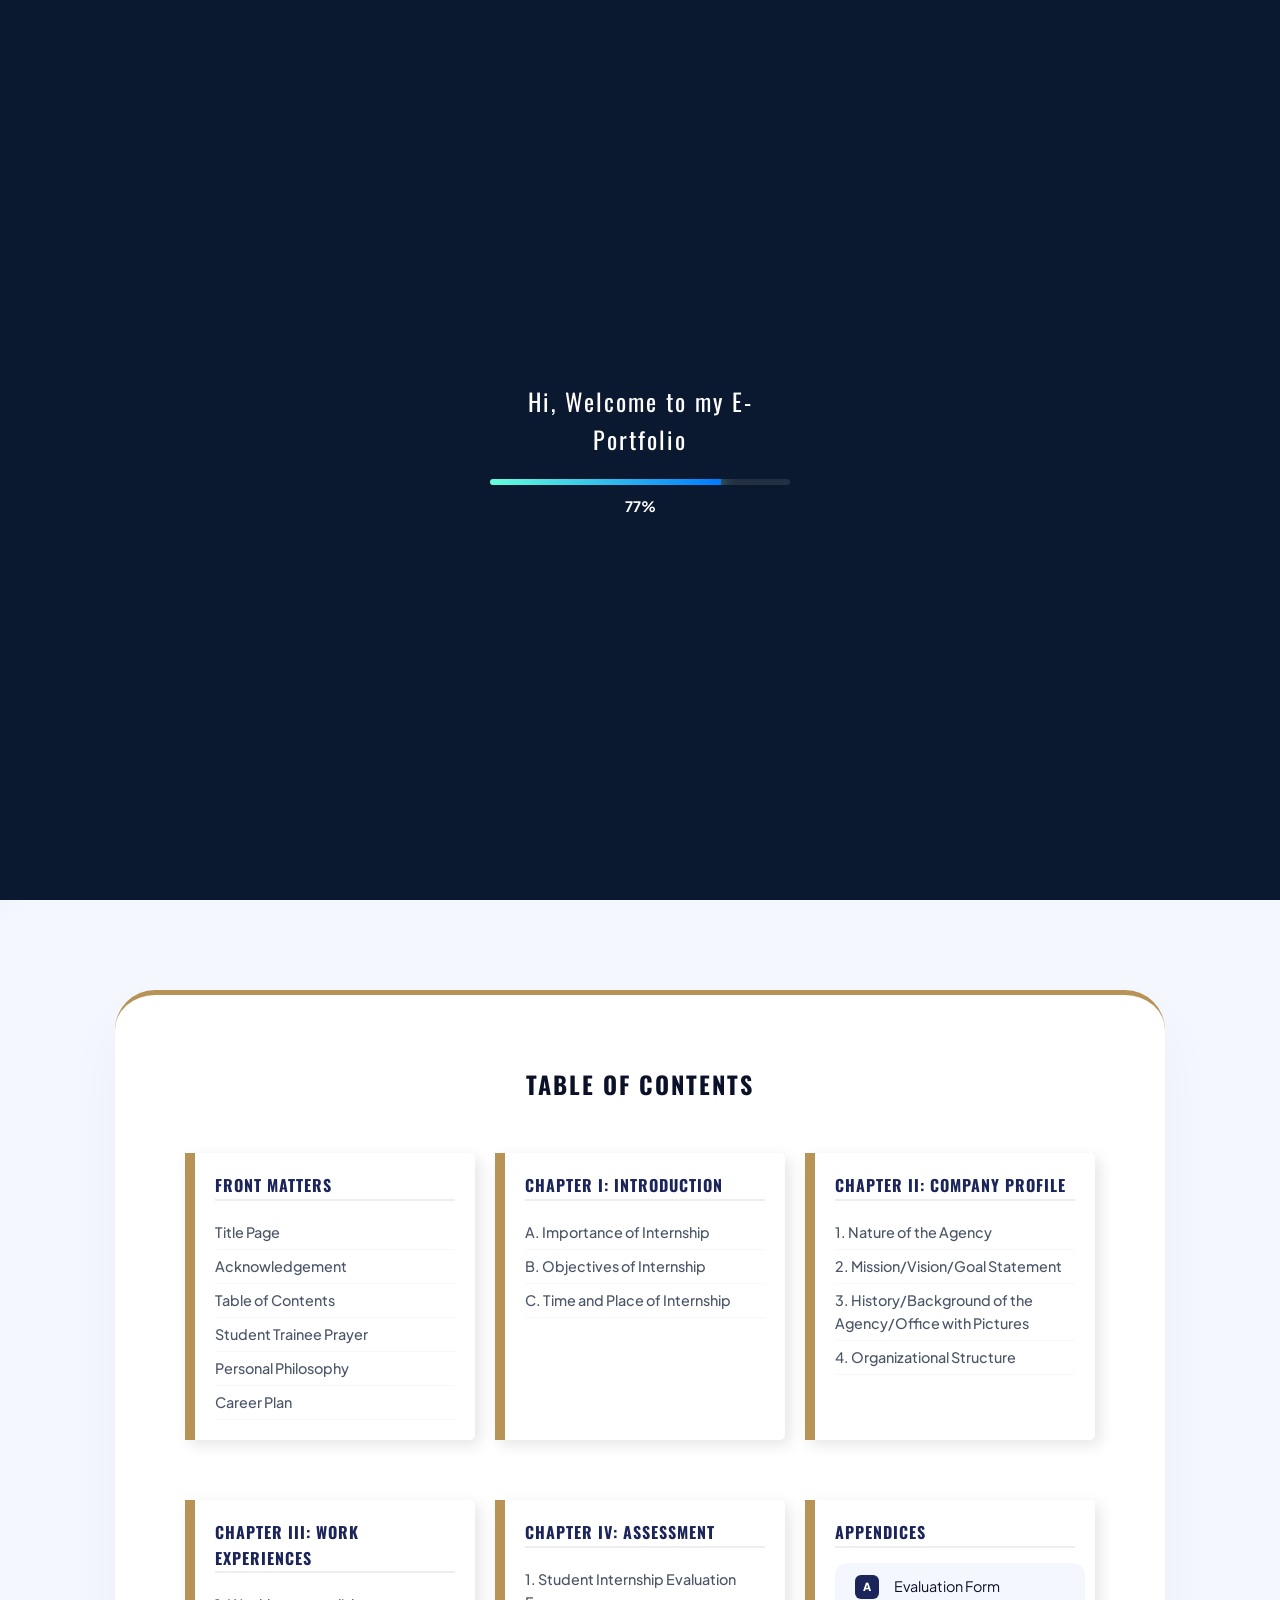
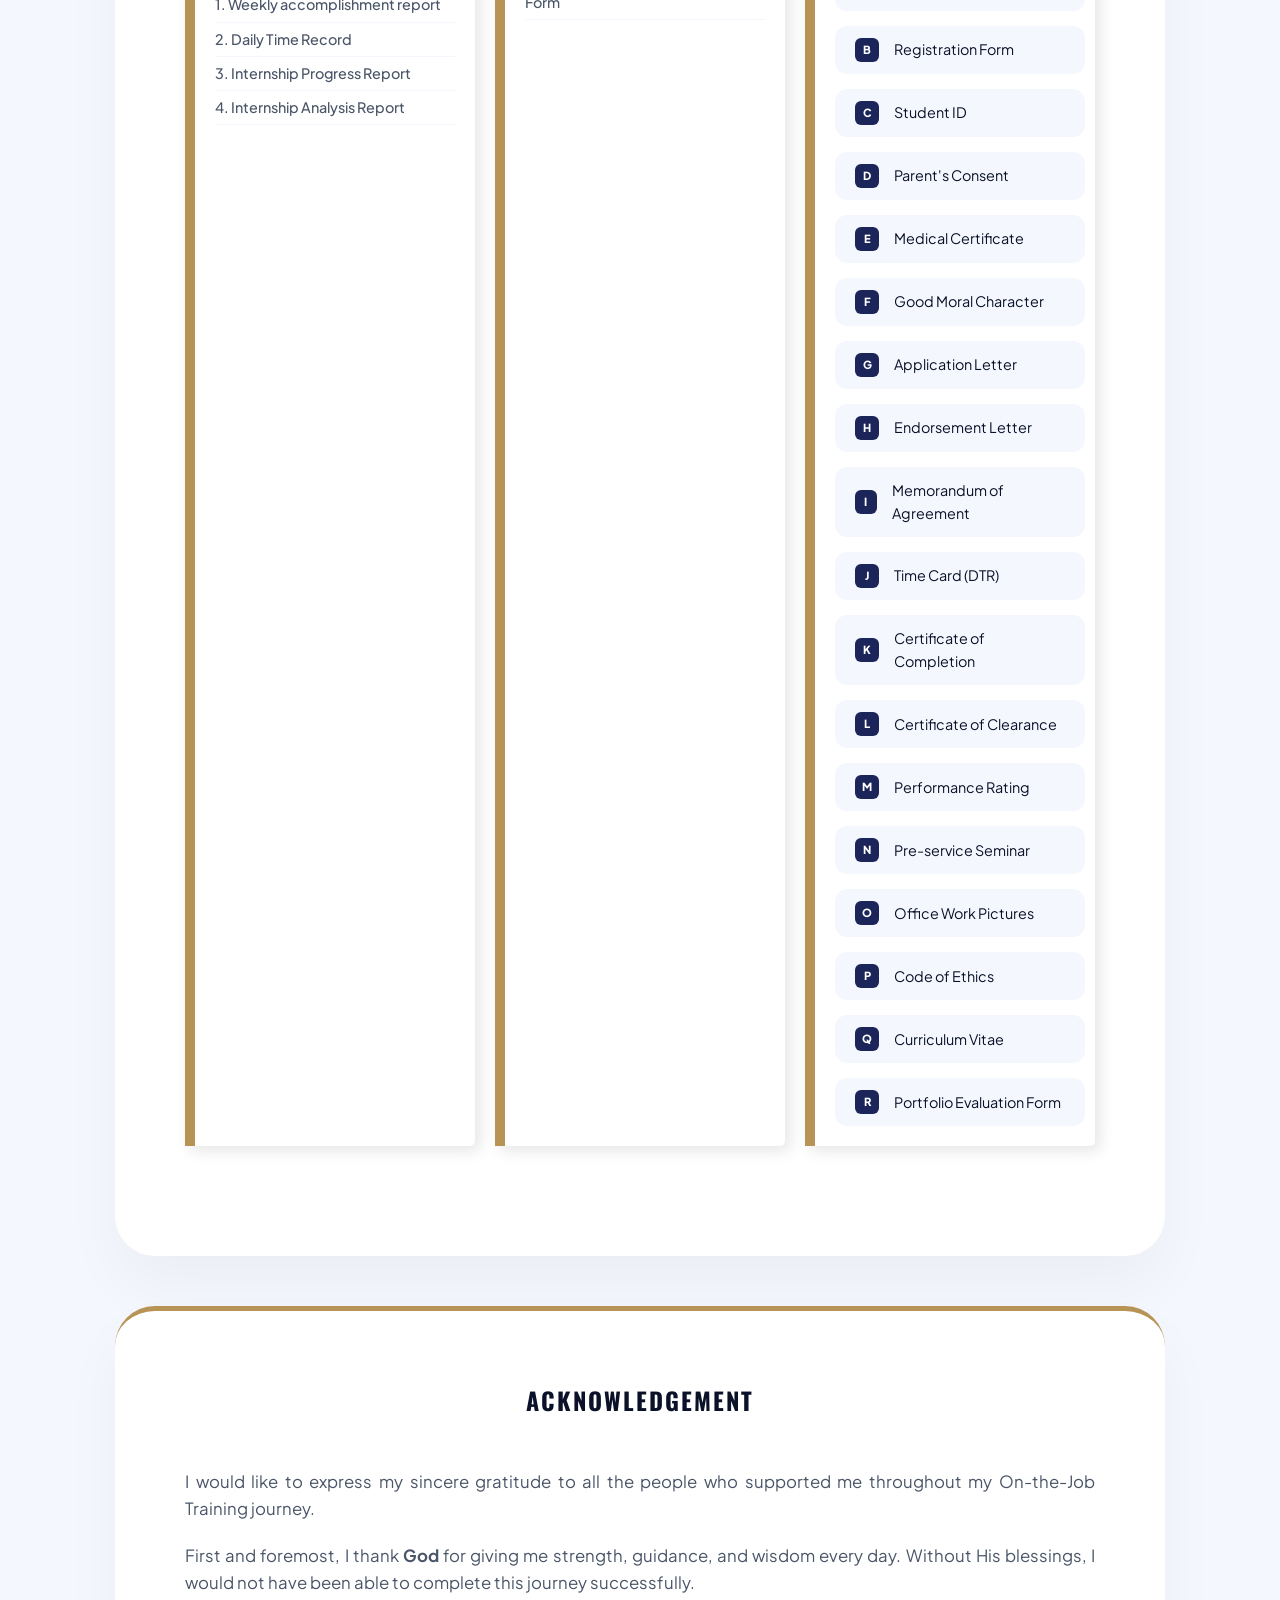
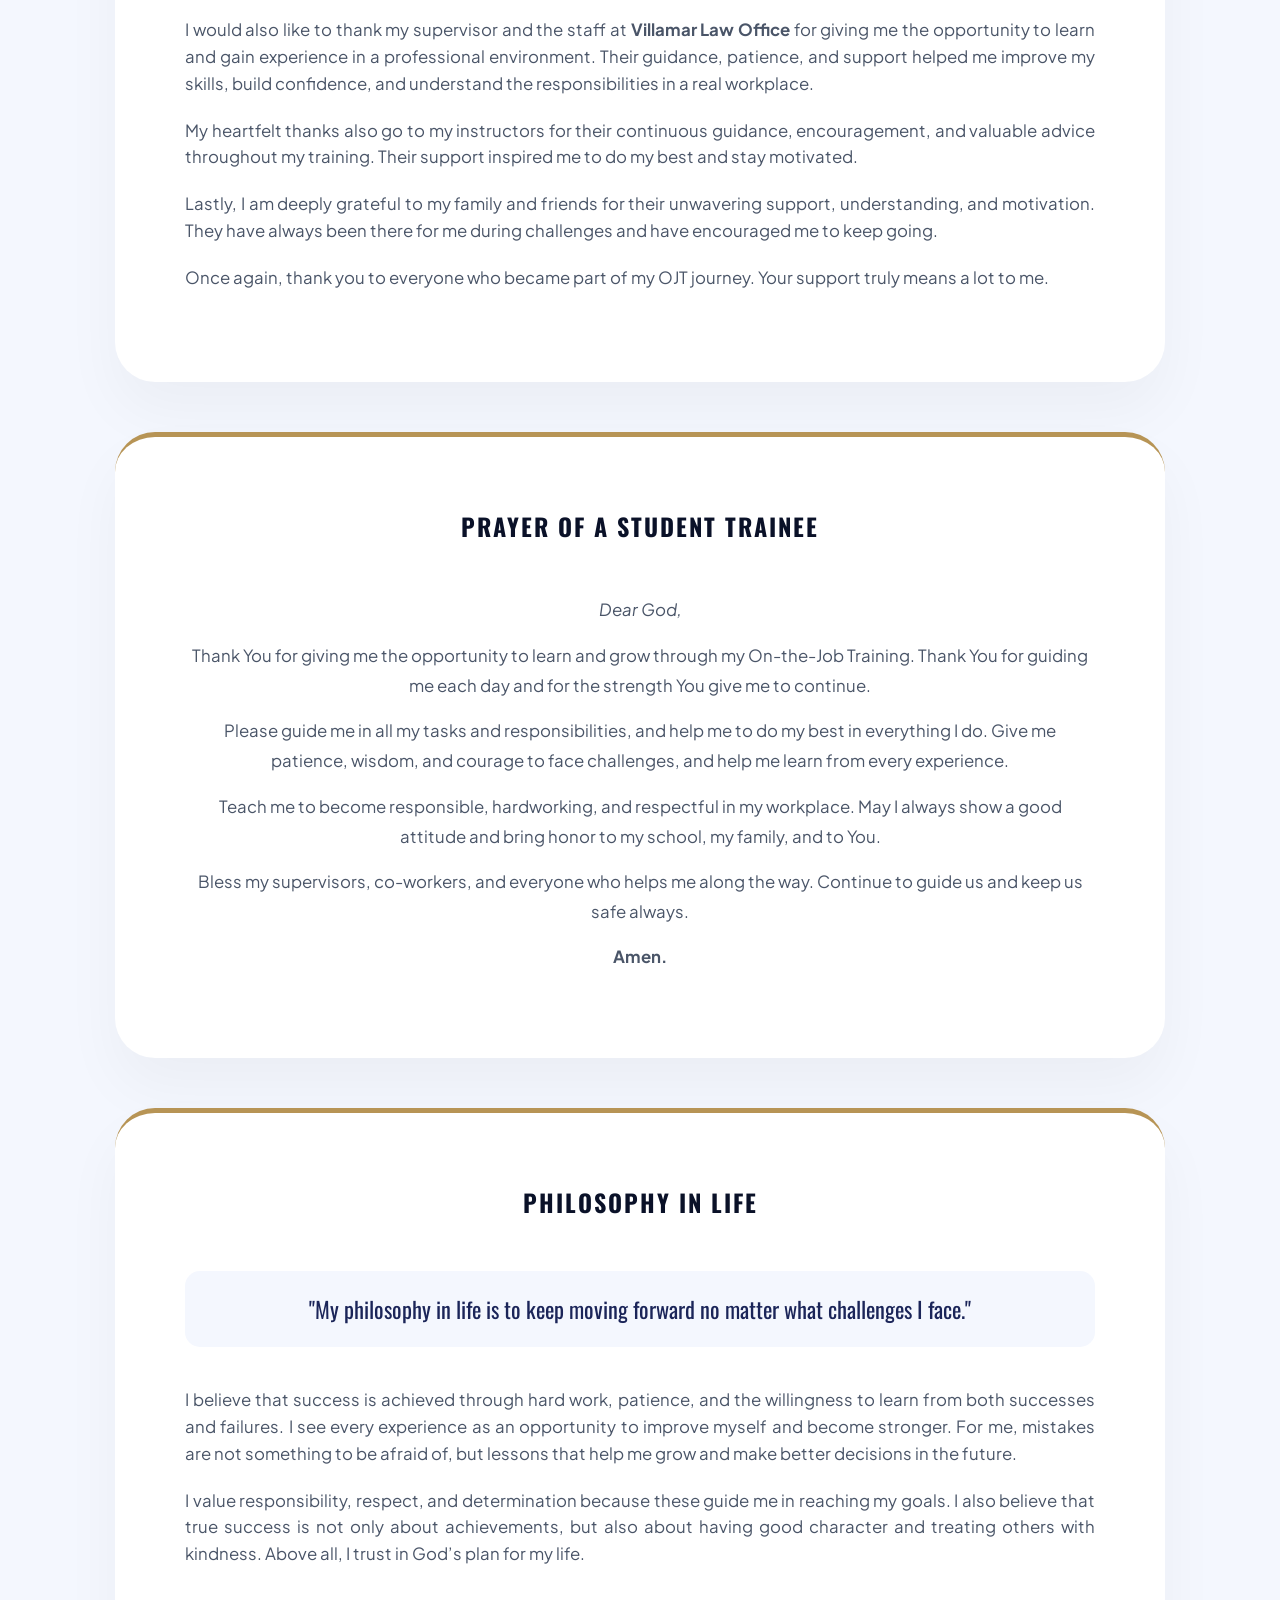
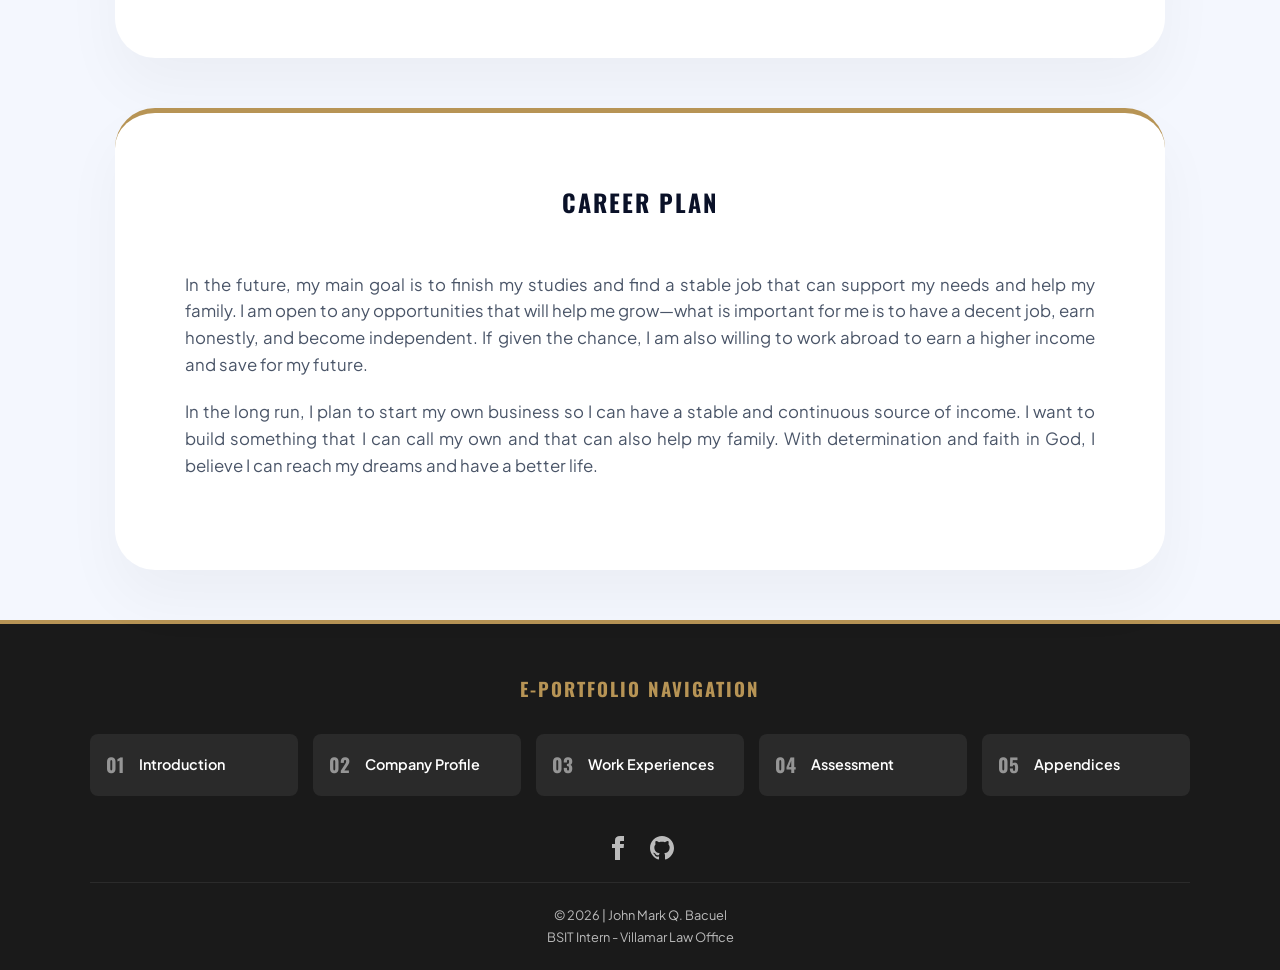
<file: index.html>
<!DOCTYPE html>
<html lang="en">
<head>
    <meta charset="UTF-8">
    <meta property="og:title" content="OJT E-Portfolio | John Mark Bacuel">
<meta property="og:description" content="My On-the-Job Training E-Portfolio showcasing my experience and achievements at Villamar Law Office.">

<meta property="og:type" content="website">
    <meta name="viewport" content="width=device-width, initial-scale=1.0">
    <title>OJT E-Portfolio | John Mark Bacuel</title>
    <link rel="stylesheet" href="style.css">
    <link href="https://fonts.googleapis.com/css2?family=Oswald:wght@400;700&family=Plus+Jakarta+Sans:wght@300;400;600;800&display=swap" rel="stylesheet">
    <link rel="icon" type="image/png" href="omsc_logo.png">
    <link rel="stylesheet" href="https://cdnjs.cloudflare.com/ajax/libs/font-awesome/6.5.1/css/all.min.css">
    <style>
        /* Custom styles para sa Logos at Title Alignment */
        .logo-container {
            display: flex;
            justify-content: center;
            align-items: center;
            gap: 20px; /* Pagitan ng bawat logo */
            margin-bottom: 20px;
            flex-wrap: wrap;
        }

        .logo-container img {
            height: 80px; /* Standard height para sa mga logos */
            width: auto;
            filter: drop-shadow(0 4px 8px rgba(0,0,0,0.3)); /* Para lumitaw sa background */
        }

        .college-name {
            font-family: 'Plus Jakarta Sans', sans-serif;
            color: var(--accent); /* Ginamit ang gold color from your CSS */
            font-size: 1.2rem;
            font-weight: 600;
            letter-spacing: 2px;
            text-transform: uppercase;
            margin-top: 10px;
            text-shadow: 0 2px 10px rgba(0,0,0,0.5);
        }

        .hero-content {
            text-align: center;
        }

        @media (max-width: 768px) {
            .logo-container img { height: 50px; }
            .college-name { font-size: 0.9rem; }
        }
    </style>
</head>
<div id="loader-wrapper">
    <div class="loader-content">
        <div class="welcome-text">Hi, Welcome to my E-Portfolio</div>
        <div class="progress-bar-container">
            <div class="progress-bar" id="progress-bar"></div>
        </div>
        <div class="loading-percentage">0%</div>
    </div>
</div>

<div id="info-modal" class="modal-overlay">
    <div class="modal-box">
        <span class="close-modal" onclick="closeModal()">&times;</span>
        <div class="modal-header">
            <img src="me.png" alt="Student" class="modal-avatar">
            <h2>Student Profile</h2>
        </div>
        <div class="modal-body">
    <div class="info-group">
        <span class="info-label">Student Name:</span>
        <span class="info-value">John Mark Q. Bacuel</span>
    </div>
    <div class="info-group">
        <span class="info-label">Student ID:</span>
        <span class="info-value">MA22-IT-02610</span>
    </div>
    <div class="info-group">
        <span class="info-label">Course & Year:</span>
        <span class="info-value">BSIT-4D</span>
    </div>
    <div class="info-group">
        <span class="info-label">Internship Period:</span>
        <span class="info-value">Feb 2 - May 5, 2026</span>
    </div>
    <div class="info-group">
        <span class="info-label">Agency:</span>
        <span class="info-value">Villamar Law Office</span>
    </div>
    <div class="info-group">
        <span class="info-label">OJT Coordinator:</span>
        <span class="info-value">Rommel C. Sanqui</span>
    </div>
</div>
        <button class="modal-btn" onclick="closeModal()">Explore Portfolio</button>
    </div>
</div>
<body>

    <header class="main-header">
        <div class="burger-menu" onclick="toggleMenu()">
            <div class="line"></div>
            <div class="line"></div>
            <div class="line"></div>
        </div>
        <div class="brand-name">E-PORTFOLIO</div>
    </header>

    <nav class="sidebar" id="sidebar">
        <div class="sidebar-header">
            <span class="close-btn" onclick="toggleMenu()">&times;</span>
           <div class="profile-box">
    <img src="me.png" alt="Profile Picture" class="avatar-img">
    <div class="profile-text">
        <h3>John Mark Q. Bacuel</h3>
        <p>BSIT Student Intern</p>
    </div>
</div>
        </div>
        <div class="nav-links">
    <p class="label">E-Portfolio Contents</p>
    
    <!-- Title Page -->
    <a href="index.html"><i class="fas fa-file-alt"></i> Title Page</a>

    <!-- Chapter 1 -->
    <div class="nav-group">
        <div class="nav-item-wrapper">
            <a href="chapter1.html"><i class="fas fa-book-open"></i> Chapter I</a>
            <span class="arrow" onclick="toggleDropdown(this)">▼</span>
        </div>
        <div class="sub-menu">
            <a href="chapter1.html#importance">A. Importance of Internship</a>
            <a href="chapter1.html#objectives">B. Objectives of Internship</a>
            <a href="chapter1.html#time-place">C. Time and Place</a>
        </div>
    </div>

    <!-- Chapter 2 -->
    <div class="nav-group">
        <div class="nav-item-wrapper">
            <a href="chapter2.html"><i class="fas fa-building"></i> Chapter II</a>
            <span class="arrow" onclick="toggleDropdown(this)">▼</span>
        </div>
        <div class="sub-menu">
            <a href="chapter2.html#nature">1. Nature of Agency</a>
            <a href="chapter2.html#mission">2. Mission/Vision</a>
            <a href="chapter2.html#history">3. Background of the agency</a>
            <a href="chapter2.html#lawyer">4. Lawyer's Profile</a>
            <a href="chapter2.html#OS">5. Organizational Structure</a>
        </div>
    </div>

    <!-- Chapter 3 -->
    <div class="nav-group">
        <div class="nav-item-wrapper">
            <a href="chapter3.html"><i class="fas fa-briefcase"></i> Chapter III</a>
            <span class="arrow" onclick="toggleDropdown(this)">▼</span>
        </div>
        <div class="sub-menu">
            <a href="chapter3.html#weekly">1. Weekly Reports</a>
            <a href="chapter3.html#dtr">2. Daily Time Record</a>
            <a href="chapter3.html#progress">3. Internship Progress Report</a>
            <a href="chapter3.html#analysis">4. Internship Analysis Report</a>
        </div>
    </div>

    <!-- Chapter 4 -->
    <div class="nav-group">
        <div class="nav-item-wrapper">
            <a href="chapter4.html"><i class="fas fa-clipboard-check"></i> Chapter IV</a>
            <span class="arrow" onclick="toggleDropdown(this)">▼</span>
        </div>
        <div class="sub-menu">
            <a href="chapter4.html#evaluation">A. Student Internship Evaluation Form</a>
        </div>
    </div>

    <!-- Appendices -->
    <a href="appendices.html"><i class="fas fa-paperclip"></i> Appendices</a>
</div>
        <div class="sidebar-footer">
            <p><strong>Villamar Law Office</strong></p>
            <p>Internship 2026</p>
        </div>
    </nav>

    <div class="overlay" id="overlay" onclick="toggleMenu()"></div>

    <main>
        <section id="home" class="hero-fullscreen">
            <div class="hero-overlay">
                <div class="hero-content">
                    
                    <div class="logo-container">
                        <img src="omsc_logo.png" alt="OMSC Logo">
                        <img src="bsit_logo.png" alt="BSIT Logo">
                        <img src="villamar_logo.png" alt="Villamar Law Office Logo">
                        </div>

                    <h1 class="main-title">ON-THE-JOB TRAINING</h1>
                    
                    <div class="college-name">
                        College of Arts, Science and Technology
                    </div>

                </div>
            </div>
<div class="scroll-indicator" onclick="document.getElementById('toc').scrollIntoView({behavior: 'smooth'})">
    <div class="mouse-icon">
        <div class="wheel"></div>
    </div>
    <div class="arrow-container">
        <span class="chevron"></span>
        <span class="chevron"></span>
    </div>
    <p class="scroll-text">Scroll Down</p>
</div>
        </section>

        <div class="container">
            <section id="toc" class="content-card">
                <h2 class="section-title">TABLE OF CONTENTS</h2>
                <div class="detailed-toc">
                    <div class="toc-item">
                        <div class="toc-header">FRONT MATTERS</div>
                        <ul class="toc-sublist">
                            <li>Title Page</li>
                            <li>Acknowledgement</li>
                            <li>Table of Contents</li>
                            <li>Student Trainee Prayer</li>
                            <li>Personal Philosophy</li>
                            <li>Career Plan</li>
                        </ul>
                    </div>

                    <div class="toc-item">
                        <div class="toc-header">CHAPTER I: INTRODUCTION</div>
                        <ul class="toc-sublist">
                            <li>A. Importance of Internship</li>
                            <li>B. Objectives of Internship</li>
                            <li>C. Time and Place of Internship</li>
                        </ul>
                    </div>

                    <div class="toc-item">
                        <div class="toc-header">CHAPTER II: COMPANY PROFILE</div>
                        <ul class="toc-sublist">
                            <li>1. Nature of the Agency</li>
                            <li>2. Mission/Vision/Goal Statement</li>
                            <li>3. History/Background of the Agency/Office with Pictures</li>
                            <li>4. Organizational Structure</li>
                        </ul>
                    </div>

                    <div class="toc-item">
                        <div class="toc-header">CHAPTER III: WORK EXPERIENCES</div>
                        <ul class="toc-sublist">
                            <li>1. Weekly accomplishment report</li>
                            <li>2. Daily Time Record</li>
                            <li>3. Internship Progress Report</li>
                            <li>4. Internship Analysis Report</li>
                        </ul>
                    </div>

                    <div class="toc-item">
                        <div class="toc-header">CHAPTER IV: ASSESSMENT</div>
                        <ul class="toc-sublist">
                            <li>1. Student Internship Evaluation Form</li>
                        </ul>
                    </div>

                    <div class="toc-item">
                        <div class="toc-header">APPENDICES</div>
                        <ul class="appendix-grid">
                            <li><span>A</span> Evaluation Form</li>
                            <li><span>B</span> Registration Form</li>
                            <li><span>C</span> Student ID</li>
                            <li><span>D</span> Parent's Consent</li>
                            <li><span>E</span> Medical Certificate</li>
                            <li><span>F</span> Good Moral Character</li>
                            <li><span>G</span> Application Letter</li>
                            <li><span>H</span> Endorsement Letter</li>
                            <li><span>I</span> Memorandum of Agreement</li>
                            <li><span>J</span> Time Card (DTR)</li>
                            <li><span>K</span> Certificate of Completion</li>
                            <li><span>L</span> Certificate of Clearance</li>
                            <li><span>M</span> Performance Rating</li>
                            <li><span>N</span> Pre-service Seminar</li>
                            <li><span>O</span> Office Work Pictures</li>
                            <li><span>P</span> Code of Ethics</li>
                            <li><span>Q</span> Curriculum Vitae</li>
                            <li><span>R</span> Portfolio Evaluation Form</li>
                        </ul>
                    </div>
                </div>
            </section>

            <section id="ack" class="content-card">
    <h2 class="section-title">ACKNOWLEDGEMENT</h2>
    <div class="content-body text-justify">
        <p>I would like to express my sincere gratitude to all the people who supported me throughout my On-the-Job Training journey.</p>
        <p>First and foremost, I thank <strong>God</strong> for giving me strength, guidance, and wisdom every day. Without His blessings, I would not have been able to complete this journey successfully.</p>
        <p>I would also like to thank my supervisor and the staff at <strong>Villamar Law Office</strong> for giving me the opportunity to learn and gain experience in a professional environment. Their guidance, patience, and support helped me improve my skills, build confidence, and understand the responsibilities in a real workplace.</p>
        <p>My heartfelt thanks also go to my instructors for their continuous guidance, encouragement, and valuable advice throughout my training. Their support inspired me to do my best and stay motivated.</p>
        <p>Lastly, I am deeply grateful to my family and friends for their unwavering support, understanding, and motivation. They have always been there for me during challenges and have encouraged me to keep going.</p>
        <p>Once again, thank you to everyone who became part of my OJT journey. Your support truly means a lot to me.</p>
    </div>
</section>

<section id="prayer" class="content-card prayer-bg">
    <h2 class="section-title">PRAYER OF A STUDENT TRAINEE</h2>
    <div class="content-body text-center prayer-text">
        <p><em>Dear God,</em></p>
        <p>Thank You for giving me the opportunity to learn and grow through my On-the-Job Training. Thank You for guiding me each day and for the strength You give me to continue.</p>
        <p>Please guide me in all my tasks and responsibilities, and help me to do my best in everything I do. Give me patience, wisdom, and courage to face challenges, and help me learn from every experience.</p>
        <p>Teach me to become responsible, hardworking, and respectful in my workplace. May I always show a good attitude and bring honor to my school, my family, and to You.</p>
        <p>Bless my supervisors, co-workers, and everyone who helps me along the way. Continue to guide us and keep us safe always.</p>
        <p><strong>Amen.</strong></p>
    </div>
</section>

<section id="philosophy" class="content-card">
    <h2 class="section-title">PHILOSOPHY IN LIFE</h2>
    <div class="content-body">
        <blockquote class="text-center">
            "My philosophy in life is to keep moving forward no matter what challenges I face."
        </blockquote>
        <div class="text-justify">
            <p>I believe that success is achieved through hard work, patience, and the willingness to learn from both successes and failures. I see every experience as an opportunity to improve myself and become stronger. For me, mistakes are not something to be afraid of, but lessons that help me grow and make better decisions in the future.</p>
            <p>I value responsibility, respect, and determination because these guide me in reaching my goals. I also believe that true success is not only about achievements, but also about having good character and treating others with kindness. Above all, I trust in God’s plan for my life.</p>
        </div>
    </div>
</section>

<section id="career" class="content-card">
    <h2 class="section-title">CAREER PLAN</h2>
    <div class="content-body text-justify">
        <p>In the future, my main goal is to finish my studies and find a stable job that can support my needs and help my family. I am open to any opportunities that will help me grow—what is important for me is to have a decent job, earn honestly, and become independent. If given the chance, I am also willing to work abroad to earn a higher income and save for my future.</p>
        <p>In the long run, I plan to start my own business so I can have a stable and continuous source of income. I want to build something that I can call my own and that can also help my family. With determination and faith in God, I believe I can reach my dreams and have a better life.</p>
    </div>
</section>

        </div>
    </main>

    <script src="script.js"></script>
    <footer class="portfolio-footer">
    <div class="footer-content">
        <h3>E-PORTFOLIO NAVIGATION</h3>
        <div class="footer-nav-grid">
            <a href="chapter1.html" class="footer-btn">
                <span class="btn-num">01</span>
                <span class="btn-txt">Introduction</span>
            </a>
            <a href="chapter2.html" class="footer-btn">
                <span class="btn-num">02</span>
                <span class="btn-txt">Company Profile</span>
            </a>
            <a href="chapter3.html" class="footer-btn">
                <span class="btn-num">03</span>
                <span class="btn-txt">Work Experiences</span>
            </a>
             <a href="chapter4.html" class="footer-btn">
        <span class="btn-num">04</span>
        <span class="btn-txt">Assessment</span>
    </a>
            <a href="appendices.html" class="footer-btn">
                <span class="btn-num">05</span>
                <span class="btn-txt">Appendices</span>
            </a>
        </div>
        <div class="social-links">
        <a href="https://www.facebook.com/john.mark.quincela.bacuel/" target="_blank" title="Facebook">
            <svg xmlns="http://www.w3.org/2000/svg" width="24" height="24" viewBox="0 0 24 24" fill="currentColor"><path d="M9 8h-3v4h3v12h5v-12h3.642l.358-4h-4v-1.667c0-.955.192-1.333 1.115-1.333h2.885v-5h-3.808c-3.596 0-5.192 1.583-5.192 4.615v3.385z"/></svg>
        </a>
        
        <a href="https://github.com/settings/profile" target="_blank" title="GitHub">
            <svg xmlns="http://www.w3.org/2000/svg" width="24" height="24" viewBox="0 0 24 24" fill="currentColor"><path d="M12 0c-6.626 0-12 5.373-12 12 0 5.302 3.438 9.8 8.207 11.387.599.111.793-.261.793-.577v-2.234c-3.338.726-4.033-1.416-4.033-1.416-.546-1.387-1.333-1.756-1.333-1.756-1.089-.744.083-.729.083-.729 1.205.084 1.839 1.237 1.839 1.237 1.07 1.834 2.807 1.304 3.492.997.107-.775.418-1.305.762-1.604-2.665-.305-5.467-1.334-5.467-5.931 0-1.311.469-2.381 1.236-3.221-.124-.303-.535-1.524.117-3.176 0 0 1.008-.322 3.301 1.23.957-.266 1.983-.399 3.003-.404 1.02.005 2.047.138 3.006.404 2.291-1.552 3.297-1.23 3.297-1.23.653 1.653.242 2.874.118 3.176.77.84 1.235 1.911 1.235 3.221 0 4.609-2.807 5.624-5.479 5.921.43.372.823 1.102.823 2.222v3.293c0 .319.192.694.801.576 4.765-1.589 8.199-6.086 8.199-11.386 0-6.627-5.373-12-12-12z"/></svg>
        </a>
        </div>
        <div class="footer-bottom">
            <p>&copy; 2026 | John Mark Q. Bacuel</p>
            <p>BSIT Intern - Villamar Law Office</p>
        </div>
    </div>
</footer>
</body>

</html>
</file>
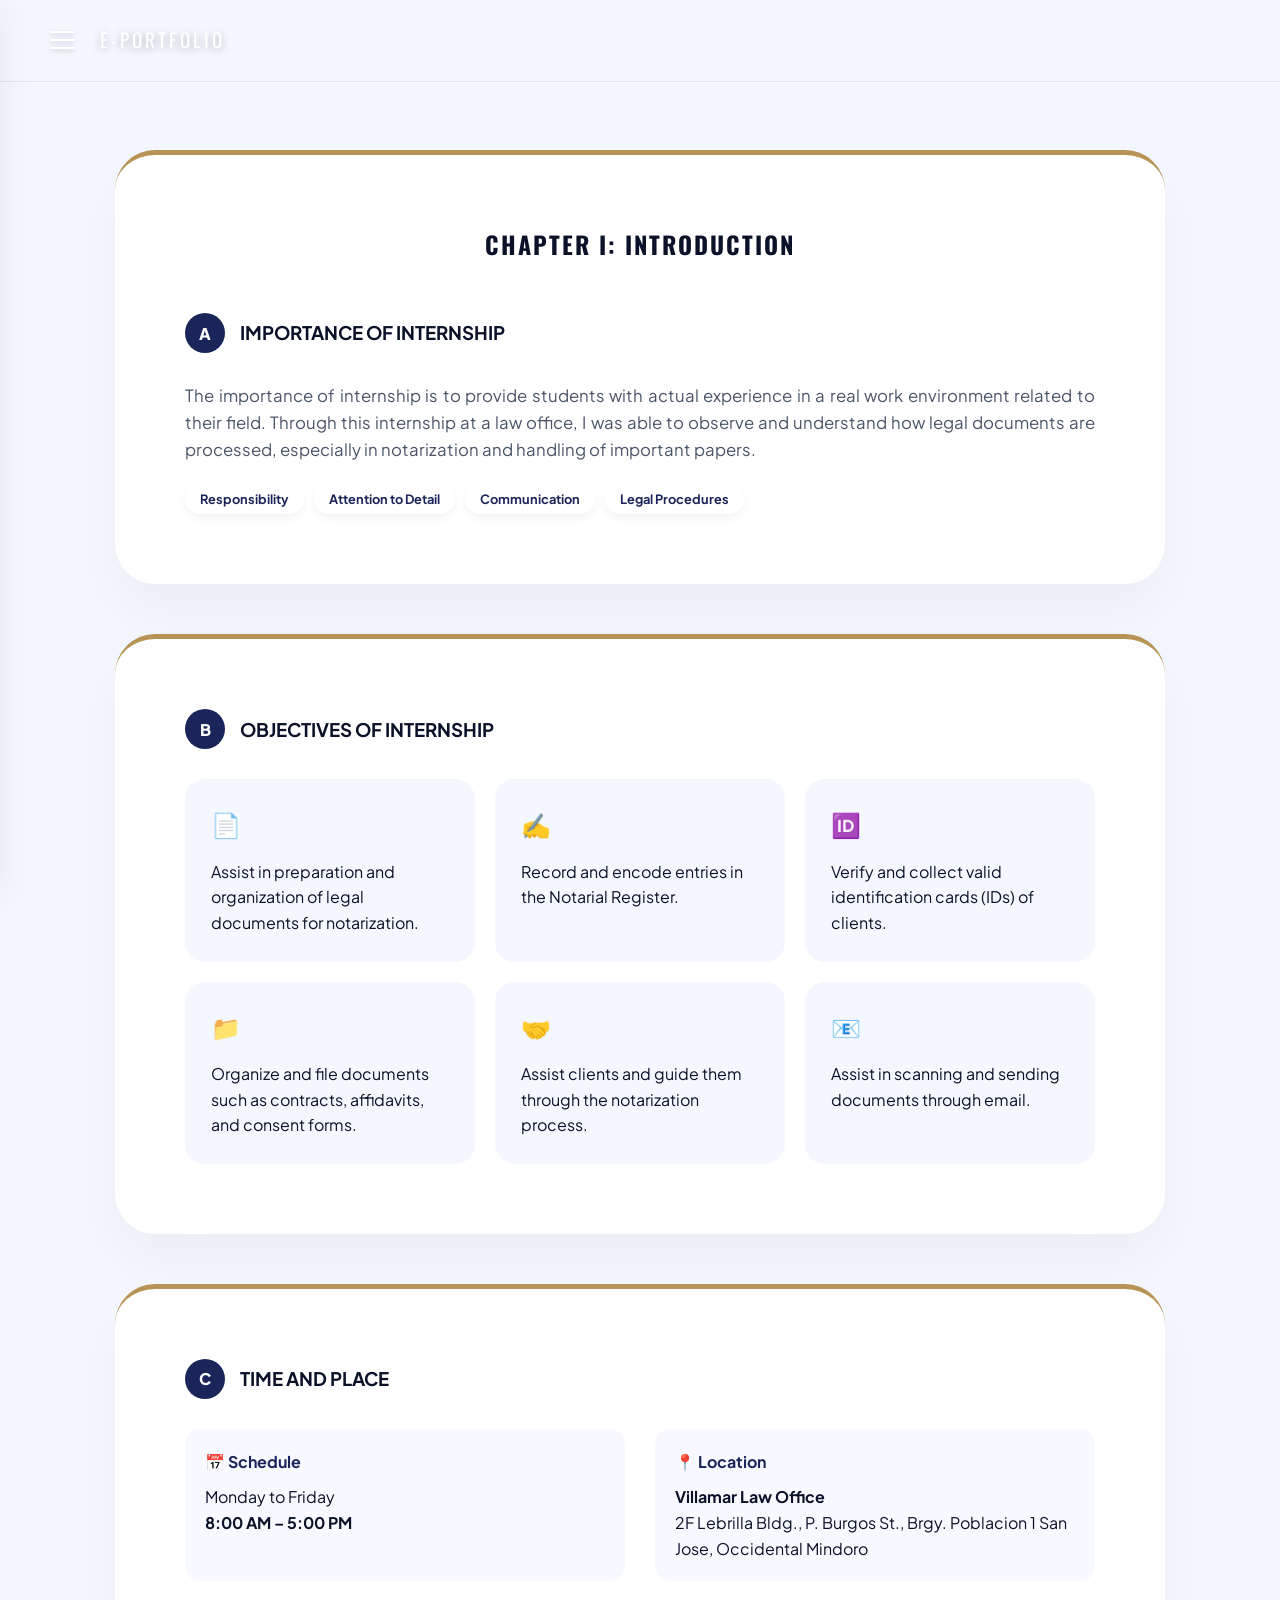
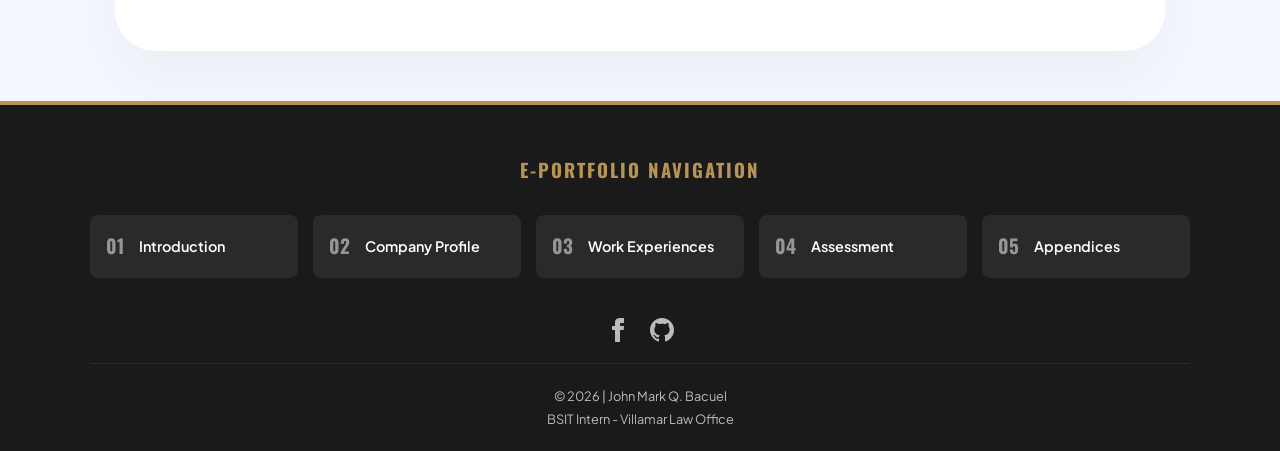
<file: chapter1.html>
<!DOCTYPE html>
<html lang="en">
<head>
    <meta charset="UTF-8">
    <meta name="viewport" content="width=device-width, initial-scale=1.0">
    <title>Chapter I - Introduction | OJT E-Portfolio</title>
    <link rel="stylesheet" href="style.css">
    <link rel="icon" type="image/png" href="omsc_logo.png">
    <link href="https://fonts.googleapis.com/css2?family=Oswald:wght@400;700&family=Plus+Jakarta+Sans:wght@300;400;600;800&display=swap" rel="stylesheet">
    <link rel="stylesheet" href="https://cdnjs.cloudflare.com/ajax/libs/font-awesome/6.5.1/css/all.min.css">
</head>
<body>

    <header class="main-header subpage-header">
        <div class="burger-menu" onclick="toggleMenu()">
            <div class="line"></div>
            <div class="line"></div>
            <div class="line"></div>
        </div>
        <div class="brand-name">E-PORTFOLIO</div>
    </header>

    <nav class="sidebar" id="sidebar">
        <div class="sidebar-header">
            <span class="close-btn" onclick="toggleMenu()">&times;</span>
            <div class="profile-box">
    <img src="me.png" alt="Profile Picture" class="avatar-img">
    <div class="profile-text">
        <h3>John Mark Q. Bacuel</h3>
        <p>BSIT Student Intern</p>
    </div>
</div>
        </div>
       <div class="nav-links">
    <p class="label">E-Portfolio Contents</p>
    
    <!-- Title Page -->
    <a href="index.html"><i class="fas fa-file-alt"></i> Title Page</a>

    <!-- Chapter 1 -->
    <div class="nav-group">
        <div class="nav-item-wrapper">
            <a href="chapter1.html"><i class="fas fa-book-open"></i> Chapter I</a>
            <span class="arrow" onclick="toggleDropdown(this)">▼</span>
        </div>
        <div class="sub-menu">
            <a href="chapter1.html#importance">A. Importance of Internship</a>
            <a href="chapter1.html#objectives">B. Objectives of Internship</a>
            <a href="chapter1.html#time-place">C. Time and Place</a>
        </div>
    </div>

    <!-- Chapter 2 -->
    <div class="nav-group">
        <div class="nav-item-wrapper">
            <a href="chapter2.html"><i class="fas fa-building"></i> Chapter II</a>
            <span class="arrow" onclick="toggleDropdown(this)">▼</span>
        </div>
        <div class="sub-menu">
            <a href="chapter2.html#nature">1. Nature of Agency</a>
            <a href="chapter2.html#mission">2. Mission/Vision</a>
            <a href="chapter2.html#history">3. Background of the agency</a>
            <a href="chapter2.html#lawyer">4. Lawyer's Profile</a>
            <a href="chapter2.html#OS">5. Organizational Structure</a>
        </div>
    </div>

    <!-- Chapter 3 -->
    <div class="nav-group">
        <div class="nav-item-wrapper">
            <a href="chapter3.html"><i class="fas fa-briefcase"></i> Chapter III</a>
            <span class="arrow" onclick="toggleDropdown(this)">▼</span>
        </div>
        <div class="sub-menu">
            <a href="chapter3.html#weekly">1. Weekly Reports</a>
            <a href="chapter3.html#dtr">2. Daily Time Record</a>
            <a href="chapter3.html#progress">3. Internship Progress Report</a>
            <a href="chapter3.html#analysis">4. Internship Analysis Report</a>
        </div>
    </div>

    <!-- Chapter 4 -->
    <div class="nav-group">
        <div class="nav-item-wrapper">
            <a href="chapter4.html"><i class="fas fa-clipboard-check"></i> Chapter IV</a>
            <span class="arrow" onclick="toggleDropdown(this)">▼</span>
        </div>
        <div class="sub-menu">
            <a href="chapter4.html#evaluation">A. Student Internship Evaluation Form</a>
        </div>
    </div>

    <!-- Appendices -->
    <a href="appendices.html"><i class="fas fa-paperclip"></i> Appendices</a>
</div>
 <div class="sidebar-footer">
            <p><strong>Villamar Law Office</strong></p>
            <p>Internship 2026</p>
        </div>
    </nav>

    <div class="overlay" id="overlay" onclick="toggleMenu()"></div>

    <main>
    <div class="container sub-container">
        <section id="importance" class="content-card">
            <h2 class="section-title">CHAPTER I: INTRODUCTION</h2>
            
            <div class="section-header">
                <span class="section-number">A</span>
                <h3>IMPORTANCE OF INTERNSHIP</h3>
            </div>
            <div class="content-body">
                <div class="justified-text" class="importance-box">
                    <p>The importance of internship is to provide students with actual experience in a real work environment related to their field. Through this internship at a law office, I was able to observe and understand how legal documents are processed, especially in notarization and handling of important papers.</p>
                    <div class="skill-tags">
                        <span>Responsibility</span>
                        <span>Attention to Detail</span>
                        <span>Communication</span>
                        <span>Legal Procedures</span>
                    </div>
                </div>
            </div>
        </section>

        <section id="objectives" class="content-card">
            <div class="section-header">
                <span class="section-number">B</span>
                <h3>OBJECTIVES OF INTERNSHIP</h3>
            </div>
            <div class="objectives-grid">
                <div class="obj-card">
                    <div class="obj-icon">📄</div>
                    <p >Assist in preparation and organization of legal documents for notarization.</p>
                </div>
                <div class="obj-card">
                    <div class="obj-icon">✍️</div>
                    <p>Record and encode entries in the Notarial Register.</p>
                </div>
                <div class="obj-card">
                    <div class="obj-icon">🆔</div>
                    <p>Verify and collect valid identification cards (IDs) of clients.</p>
                </div>
                <div class="obj-card">
                    <div class="obj-icon">📁</div>
                    <p>Organize and file documents such as contracts, affidavits, and consent forms.</p>
                </div>
                <div class="obj-card">
                    <div class="obj-icon">🤝</div>
                    <p>Assist clients and guide them through the notarization process.</p>
                </div>
                <div class="obj-card">
                    <div class="obj-icon">📧</div>
                    <p>Assist in scanning and sending documents through email.</p>
                </div>
            </div>
        </section>

        <section id="time-place" class="content-card">
            <div class="section-header">
                <span class="section-number">C</span>
                <h3>TIME AND PLACE</h3>
            </div>
            <div class="info-grid">
                <div class="info-item">
                    <h4>📅 Schedule</h4>
                    <p>Monday to Friday</p>
                    <p><strong>8:00 AM – 5:00 PM</strong></p>
                </div>
                <div class="info-item">
                    <h4>📍 Location</h4>
                    <p><strong>Villamar Law Office</strong></p>
                    <p>2F Lebrilla Bldg., P. Burgos St., Brgy. Poblacion 1 San Jose, Occidental Mindoro</p>
                </div>
            </div>
        </section>
    </div>
</main>

    <script src="script.js"></script>
    <footer class="portfolio-footer">
    <div class="footer-content">
        <h3>E-PORTFOLIO NAVIGATION</h3>
        <div class="footer-nav-grid">
            <a href="chapter1.html" class="footer-btn">
                <span class="btn-num">01</span>
                <span class="btn-txt">Introduction</span>
            </a>
            <a href="chapter2.html" class="footer-btn">
                <span class="btn-num">02</span>
                <span class="btn-txt">Company Profile</span>
            </a>
            <a href="chapter3.html" class="footer-btn">
                <span class="btn-num">03</span>
                <span class="btn-txt">Work Experiences</span>
            </a>
            <a href="chapter4.html" class="footer-btn">
        <span class="btn-num">04</span>
        <span class="btn-txt">Assessment</span>
    </a>
            <a href="appendices.html" class="footer-btn">
                <span class="btn-num">05</span>
                <span class="btn-txt">Appendices</span>
            </a>
        </div>
         <div class="social-links">
        <a href="https://www.facebook.com/john.mark.quincela.bacuel/" target="_blank" title="Facebook">
            <svg xmlns="http://www.w3.org/2000/svg" width="24" height="24" viewBox="0 0 24 24" fill="currentColor"><path d="M9 8h-3v4h3v12h5v-12h3.642l.358-4h-4v-1.667c0-.955.192-1.333 1.115-1.333h2.885v-5h-3.808c-3.596 0-5.192 1.583-5.192 4.615v3.385z"/></svg>
        </a>
        
        <a href="https://github.com/settings/profile" target="_blank" title="GitHub">
            <svg xmlns="http://www.w3.org/2000/svg" width="24" height="24" viewBox="0 0 24 24" fill="currentColor"><path d="M12 0c-6.626 0-12 5.373-12 12 0 5.302 3.438 9.8 8.207 11.387.599.111.793-.261.793-.577v-2.234c-3.338.726-4.033-1.416-4.033-1.416-.546-1.387-1.333-1.756-1.333-1.756-1.089-.744.083-.729.083-.729 1.205.084 1.839 1.237 1.839 1.237 1.07 1.834 2.807 1.304 3.492.997.107-.775.418-1.305.762-1.604-2.665-.305-5.467-1.334-5.467-5.931 0-1.311.469-2.381 1.236-3.221-.124-.303-.535-1.524.117-3.176 0 0 1.008-.322 3.301 1.23.957-.266 1.983-.399 3.003-.404 1.02.005 2.047.138 3.006.404 2.291-1.552 3.297-1.23 3.297-1.23.653 1.653.242 2.874.118 3.176.77.84 1.235 1.911 1.235 3.221 0 4.609-2.807 5.624-5.479 5.921.43.372.823 1.102.823 2.222v3.293c0 .319.192.694.801.576 4.765-1.589 8.199-6.086 8.199-11.386 0-6.627-5.373-12-12-12z"/></svg>
        </a>
    </div>
        <div class="footer-bottom">
            <p>&copy; 2026 | John Mark Q. Bacuel</p>
            <p>BSIT Intern - Villamar Law Office</p>
        </div>
    </div>
</footer>
</body>
</html>
</file>
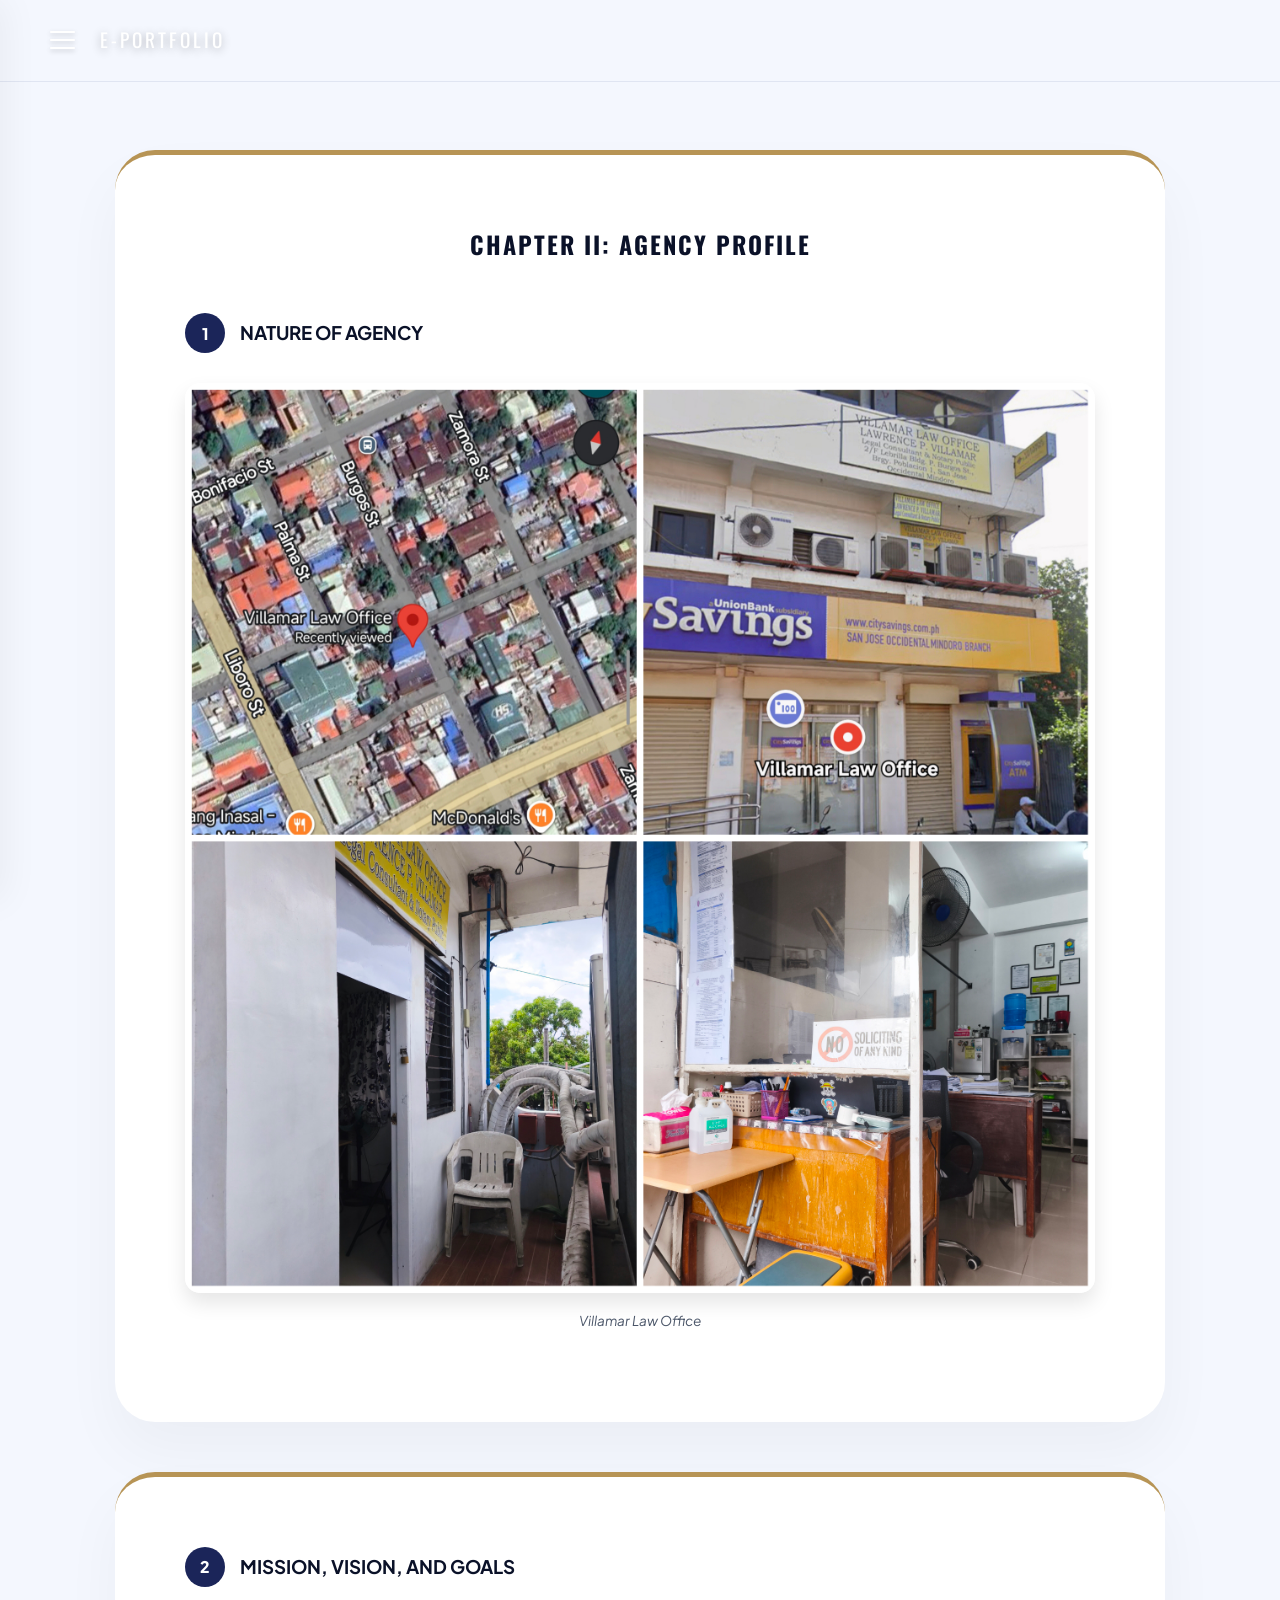
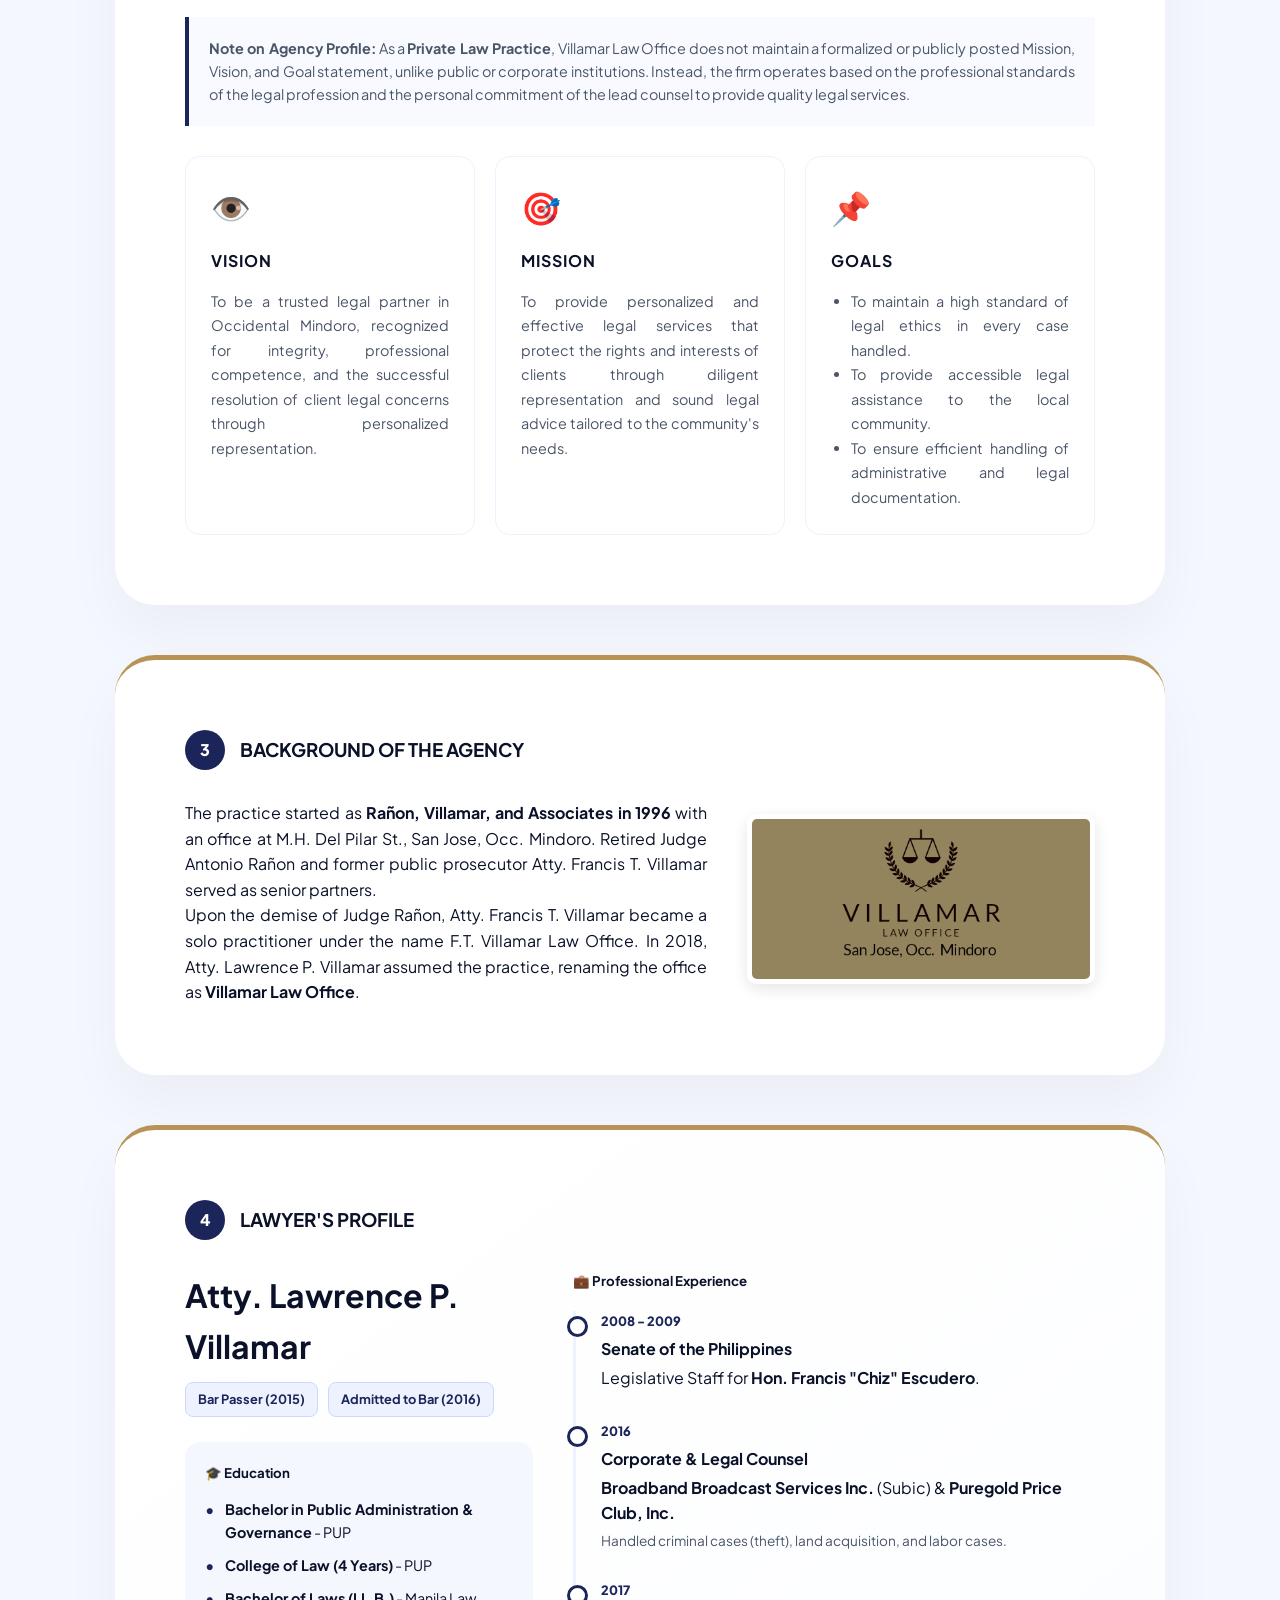
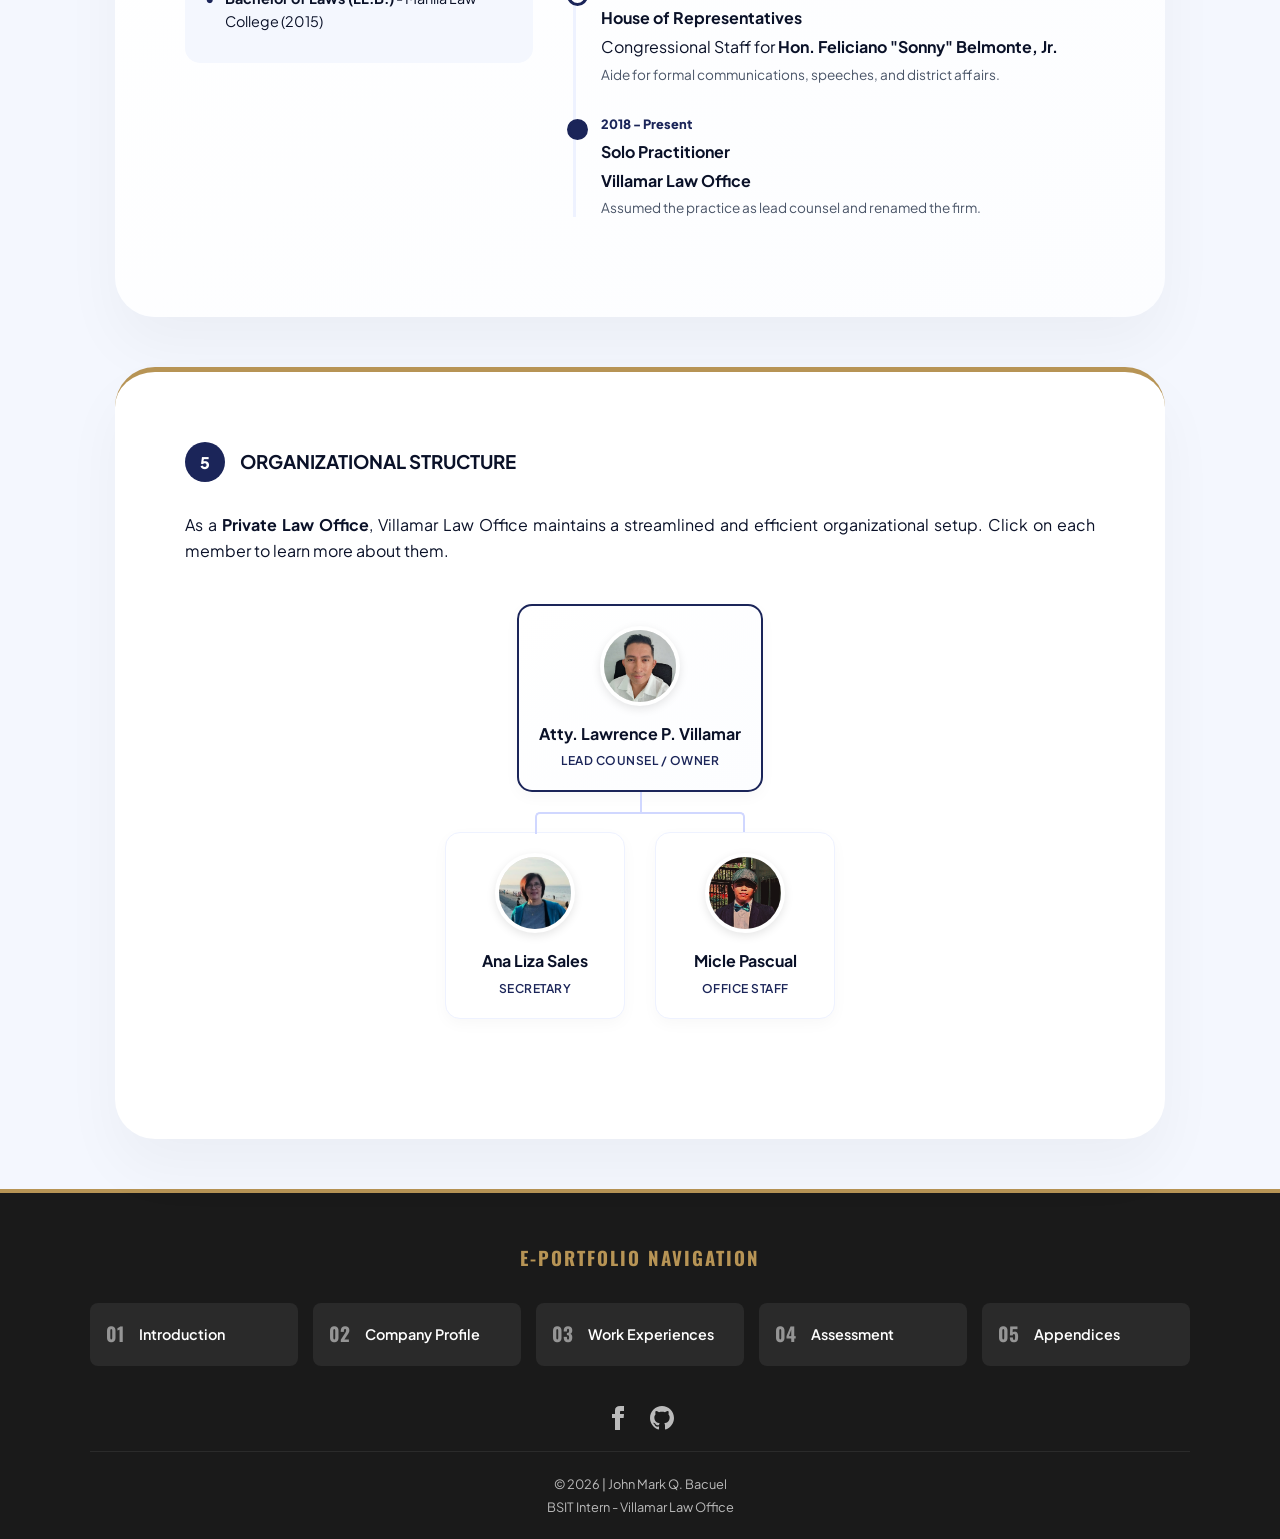
<file: chapter2.html>
<!DOCTYPE html>
<html lang="en">
<head>
    <meta charset="UTF-8">
    <meta name="viewport" content="width=device-width, initial-scale=1.0">
    <title>Chapter I - Introduction | OJT E-Portfolio</title>
    <link rel="stylesheet" href="style.css">
    <link rel="icon" type="image/png" href="omsc_logo.png">
    <link href="https://fonts.googleapis.com/css2?family=Oswald:wght@400;700&family=Plus+Jakarta+Sans:wght@300;400;600;800&display=swap" rel="stylesheet">
    <link rel="stylesheet" href="https://cdnjs.cloudflare.com/ajax/libs/font-awesome/6.5.1/css/all.min.css">
    
</head>
<body>

    <header class="main-header subpage-header">
        <div class="burger-menu" onclick="toggleMenu()">
            <div class="line"></div>
            <div class="line"></div>
            <div class="line"></div>
        </div>
        <div class="brand-name">E-PORTFOLIO</div>
    </header>

    <nav class="sidebar" id="sidebar">
        <div class="sidebar-header">
            <span class="close-btn" onclick="toggleMenu()">&times;</span>
            <div class="profile-box">
    <img src="me.png" alt="Profile Picture" class="avatar-img">
    <div class="profile-text">
        <h3>John Mark Q. Bacuel</h3>
        <p>BSIT Student Intern</p>
    </div>
</div>
        </div>
       <div class="nav-links">
    <p class="label">E-Portfolio Contents</p>
    
    <!-- Title Page -->
    <a href="index.html"><i class="fas fa-file-alt"></i> Title Page</a>

    <!-- Chapter 1 -->
    <div class="nav-group">
        <div class="nav-item-wrapper">
            <a href="chapter1.html"><i class="fas fa-book-open"></i> Chapter I</a>
            <span class="arrow" onclick="toggleDropdown(this)">▼</span>
        </div>
        <div class="sub-menu">
            <a href="chapter1.html#importance">A. Importance of Internship</a>
            <a href="chapter1.html#objectives">B. Objectives of Internship</a>
            <a href="chapter1.html#time-place">C. Time and Place</a>
        </div>
    </div>

    <!-- Chapter 2 -->
    <div class="nav-group">
        <div class="nav-item-wrapper">
            <a href="chapter2.html"><i class="fas fa-building"></i> Chapter II</a>
            <span class="arrow" onclick="toggleDropdown(this)">▼</span>
        </div>
        <div class="sub-menu">
            <a href="chapter2.html#nature">1. Nature of Agency</a>
            <a href="chapter2.html#mission">2. Mission/Vision</a>
            <a href="chapter2.html#history">3. Background of the agency</a>
            <a href="chapter2.html#lawyer">4. Lawyer's Profile</a>
            <a href="chapter2.html#OS">5. Organizational Structure</a>
        </div>
    </div>

    <!-- Chapter 3 -->
    <div class="nav-group">
        <div class="nav-item-wrapper">
            <a href="chapter3.html"><i class="fas fa-briefcase"></i> Chapter III</a>
            <span class="arrow" onclick="toggleDropdown(this)">▼</span>
        </div>
        <div class="sub-menu">
            <a href="chapter3.html#weekly">1. Weekly Reports</a>
            <a href="chapter3.html#dtr">2. Daily Time Record</a>
            <a href="chapter3.html#progress">3. Internship Progress Report</a>
            <a href="chapter3.html#analysis">4. Internship Analysis Report</a>
        </div>
    </div>

    <!-- Chapter 4 -->
    <div class="nav-group">
        <div class="nav-item-wrapper">
            <a href="chapter4.html"><i class="fas fa-clipboard-check"></i> Chapter IV</a>
            <span class="arrow" onclick="toggleDropdown(this)">▼</span>
        </div>
        <div class="sub-menu">
            <a href="chapter4.html#evaluation">A. Student Internship Evaluation Form</a>
        </div>
    </div>

    <!-- Appendices -->
    <a href="appendices.html"><i class="fas fa-paperclip"></i> Appendices</a>
</div>
 <div class="sidebar-footer">
            <p><strong>Villamar Law Office</strong></p>
            <p>Internship 2026</p>
        </div>
    </nav>

    <div class="overlay" id="overlay" onclick="toggleMenu()"></div>

<main>
    <div class="container sub-container">
        
        <section id="nature" class="content-card">
            <h2 class="section-title">CHAPTER II: AGENCY PROFILE</h2>
            
            <div class="agency-section">
                <div class="section-header">
                    <span class="section-number">1</span>
                    <h3>NATURE OF AGENCY</h3>
                </div>
                <div class="image-container main-office-img">
                    <img src="nature.jpg" alt="Villamar Law Office" class="img-responsive">
                    <p class="image-caption">Villamar Law Office</p>
                </div>
            </div>
        </section>
<section id="mission" class="content-card">
    <div class="section-header">
        <span class="section-number">2</span>
        <h3>MISSION, VISION, AND GOALS</h3>
    </div>

    <div class="justified-text" class="vm-explanation">
        <p class="note-box">
            <strong>Note on Agency Profile:</strong> As a <strong>Private Law Practice</strong>, Villamar Law Office does not maintain a formalized or publicly posted Mission, Vision, and Goal statement, unlike public or corporate institutions. Instead, the firm operates based on the professional standards of the legal profession and the personal commitment of the lead counsel to provide quality legal services.
        </p>
    </div>

    <div class="vm-grid">
        <div class="vm-item">
            <div class="vm-icon">👁️</div>
            <h4>Vision</h4>
            <p class="justified-text">To be a trusted legal partner in Occidental Mindoro, recognized for integrity, professional competence, and the successful resolution of client legal concerns through personalized representation.</p>
        </div>

        <div class="vm-item">
            <div class="vm-icon">🎯</div>
            <h4>Mission</h4>
            <p class="justified-text">To provide personalized and effective legal services that protect the rights and interests of clients through diligent representation and sound legal advice tailored to the community's needs.</p>
        </div>

        <div class="vm-item">
            <div class="vm-icon">📌</div>
            <h4>Goals</h4>
            <ul class="justified-text">
                <li>To maintain a high standard of legal ethics in every case handled.</li>
                <li>To provide accessible legal assistance to the local community.</li>
                <li>To ensure efficient handling of administrative and legal documentation.</li>
            </ul>
        </div>
    </div>
</section>
        <section id="history" class="content-card">
            <div class="section-header">
                <span class="section-number">3</span>
                <h3>BACKGROUND OF THE AGENCY</h3>
            </div>
            
            <div class="history-grid">
                <div class="justified-text"  class="history-text">
                    <p>The practice started as <strong>Rañon, Villamar, and Associates in 1996</strong> with an office at M.H. Del Pilar St., San Jose, Occ. Mindoro. Retired Judge Antonio Rañon and former public prosecutor Atty. Francis T. Villamar served as senior partners.</p>
                    <p>Upon the demise of Judge Rañon, Atty. Francis T. Villamar became a solo practitioner under the name F.T. Villamar Law Office. In 2018, Atty. Lawrence P. Villamar assumed the practice, renaming the office as <strong>Villamar Law Office</strong>.</p>
                </div>
                <div class="history-image">
                    <img src="villamar_logo.png" alt="Nature of Law Practice" class="img-frame">
                </div>
            </div>
        </section>

        <section id="lawyer" class="content-card lawyer-profile-card">
    <div class="section-header">
        <span class="section-number">4</span>
        <h3>LAWYER'S PROFILE</h3>
    </div>

    <div class="profile-container">
        <div class="profile-main-info">
            <div class="lawyer-header">
                <h4>Atty. Lawrence P. Villamar</h4>
                <div class="tags-row">
                    <span class="tag-blue">Bar Passer (2015)</span>
                    <span class="tag-blue">Admitted to Bar (2016)</span>
                </div>
            </div>
            
            <div class="education-box">
                <h5>🎓 Education</h5>
                <ul>
                    <li><strong>Bachelor in Public Administration & Governance</strong> - PUP</li>
                    <li><strong>College of Law (4 Years)</strong> - PUP</li>
                    <li><strong>Bachelor of Laws (LL.B.)</strong> - Manila Law College (2015)</li>
                </ul>
            </div>
        </div>

        <div class="experience-timeline">
            <h5>💼 Professional Experience</h5>
            
            <div class="timeline-wrapper">
                <div class="t-item">
                    <div class="t-year">2008 - 2009</div>
                    <div class="t-content">
                        <h6>Senate of the Philippines</h6>
                        <p>Legislative Staff for <strong>Hon. Francis "Chiz" Escudero</strong>.</p>
                    </div>
                </div>

                <div class="t-item">
                    <div class="t-year">2016</div>
                    <div class="t-content">
                        <h6>Corporate & Legal Counsel</h6>
                        <p><strong>Broadband Broadcast Services Inc.</strong> (Subic) & <strong>Puregold Price Club, Inc.</strong></p>
                        <p class="small-detail">Handled criminal cases (theft), land acquisition, and labor cases.</p>
                    </div>
                </div>

                <div class="t-item">
                    <div class="t-year">2017</div>
                    <div class="t-content">
                        <h6>House of Representatives</h6>
                        <p>Congressional Staff for <strong>Hon. Feliciano "Sonny" Belmonte, Jr.</strong></p>
                        <p class="small-detail">Aide for formal communications, speeches, and district affairs.</p>
                    </div>
                </div>

                <div class="t-item current">
                    <div class="t-year">2018 - Present</div>
                    <div class="t-content">
                        <h6>Solo Practitioner</h6>
                        <p><strong>Villamar Law Office</strong></p>
                        <p class="small-detail">Assumed the practice as lead counsel and renamed the firm.</p>
                    </div>
                </div>
            </div>
        </div>
    </div>
</section>
<section id="OS" class="content-card">
    <div class="section-header">
        <span class="section-number">5</span>
        <h3>ORGANIZATIONAL STRUCTURE</h3>
    </div>

    <div class="justified-text" class="org-intro">
        <p>As a <strong>Private Law Office</strong>, Villamar Law Office maintains a streamlined and efficient organizational setup. Click on each member to learn more about them.</p>
    </div>

    <div class="org-chart-wrapper">
        <div class="org-tree">
            <ul>
                <li>
                    <div class="node-container leader-node" onclick="introduce('atty')">
                        <div class="node-image">
                            <img src="atty_lawrence.jpg" alt="Atty. Lawrence P. Villamar">
                        </div>
                        <div class="node-details">
                            <h4>Atty. Lawrence P. Villamar</h4>
                            <span class="role">Lead Counsel / Owner</span>
                        </div>
                    </div>
                    
                    <ul>
                        <li>
                            <div class="node-container" onclick="introduce('secretary')">
                                <div class="node-image">
                                    <img src="ana_liza.jpg" alt="Ana Liza Sales">
                                </div>
                                <div class="node-details">
                                    <h4>Ana Liza Sales</h4>
                                    <span class="role">Secretary</span>
                                </div>
                            </div>
                        </li>
                        <li>
                            <div class="node-container" onclick="introduce('staff')">
                                <div class="node-image">
                                    <img src="micle_pascual.jpg" alt="Micle Pascual">
                                </div>
                                <div class="node-details">
                                    <h4>Micle Pascual</h4>
                                    <span class="role">Office Staff</span>
                                </div>
                            </div>
                        </li>
                    </ul>
                </li>
            </ul>
        </div>
    </div>
</section>

    </div>
</main>

    <script src="script.js"></script>
    <footer class="portfolio-footer">
    <div class="footer-content">
        <h3>E-PORTFOLIO NAVIGATION</h3>
        <div class="footer-nav-grid">
            <a href="chapter1.html" class="footer-btn">
                <span class="btn-num">01</span>
                <span class="btn-txt">Introduction</span>
            </a>
            <a href="chapter2.html" class="footer-btn">
                <span class="btn-num">02</span>
                <span class="btn-txt">Company Profile</span>
            </a>
            <a href="chapter3.html" class="footer-btn">
                <span class="btn-num">03</span>
                <span class="btn-txt">Work Experiences</span>
            </a>
                 <a href="chapter4.html" class="footer-btn">
        <span class="btn-num">04</span>
        <span class="btn-txt">Assessment</span>
    </a>
            <a href="appendices.html" class="footer-btn">
                <span class="btn-num">05</span>
                <span class="btn-txt">Appendices</span>
            </a>
        </div>
         <div class="social-links">
        <a href="https://www.facebook.com/john.mark.quincela.bacuel/" target="_blank" title="Facebook">
            <svg xmlns="http://www.w3.org/2000/svg" width="24" height="24" viewBox="0 0 24 24" fill="currentColor"><path d="M9 8h-3v4h3v12h5v-12h3.642l.358-4h-4v-1.667c0-.955.192-1.333 1.115-1.333h2.885v-5h-3.808c-3.596 0-5.192 1.583-5.192 4.615v3.385z"/></svg>
        </a>
        
        <a href="https://github.com/settings/profile" target="_blank" title="GitHub">
            <svg xmlns="http://www.w3.org/2000/svg" width="24" height="24" viewBox="0 0 24 24" fill="currentColor"><path d="M12 0c-6.626 0-12 5.373-12 12 0 5.302 3.438 9.8 8.207 11.387.599.111.793-.261.793-.577v-2.234c-3.338.726-4.033-1.416-4.033-1.416-.546-1.387-1.333-1.756-1.333-1.756-1.089-.744.083-.729.083-.729 1.205.084 1.839 1.237 1.839 1.237 1.07 1.834 2.807 1.304 3.492.997.107-.775.418-1.305.762-1.604-2.665-.305-5.467-1.334-5.467-5.931 0-1.311.469-2.381 1.236-3.221-.124-.303-.535-1.524.117-3.176 0 0 1.008-.322 3.301 1.23.957-.266 1.983-.399 3.003-.404 1.02.005 2.047.138 3.006.404 2.291-1.552 3.297-1.23 3.297-1.23.653 1.653.242 2.874.118 3.176.77.84 1.235 1.911 1.235 3.221 0 4.609-2.807 5.624-5.479 5.921.43.372.823 1.102.823 2.222v3.293c0 .319.192.694.801.576 4.765-1.589 8.199-6.086 8.199-11.386 0-6.627-5.373-12-12-12z"/></svg>
        </a>
    </div>
        <div class="footer-bottom">
            <p>&copy; 2026 | John Mark Q. Bacuel</p>
            <p>BSIT Intern - Villamar Law Office</p>
        </div>
    </div>
</footer>
</body>
</html>
</file>
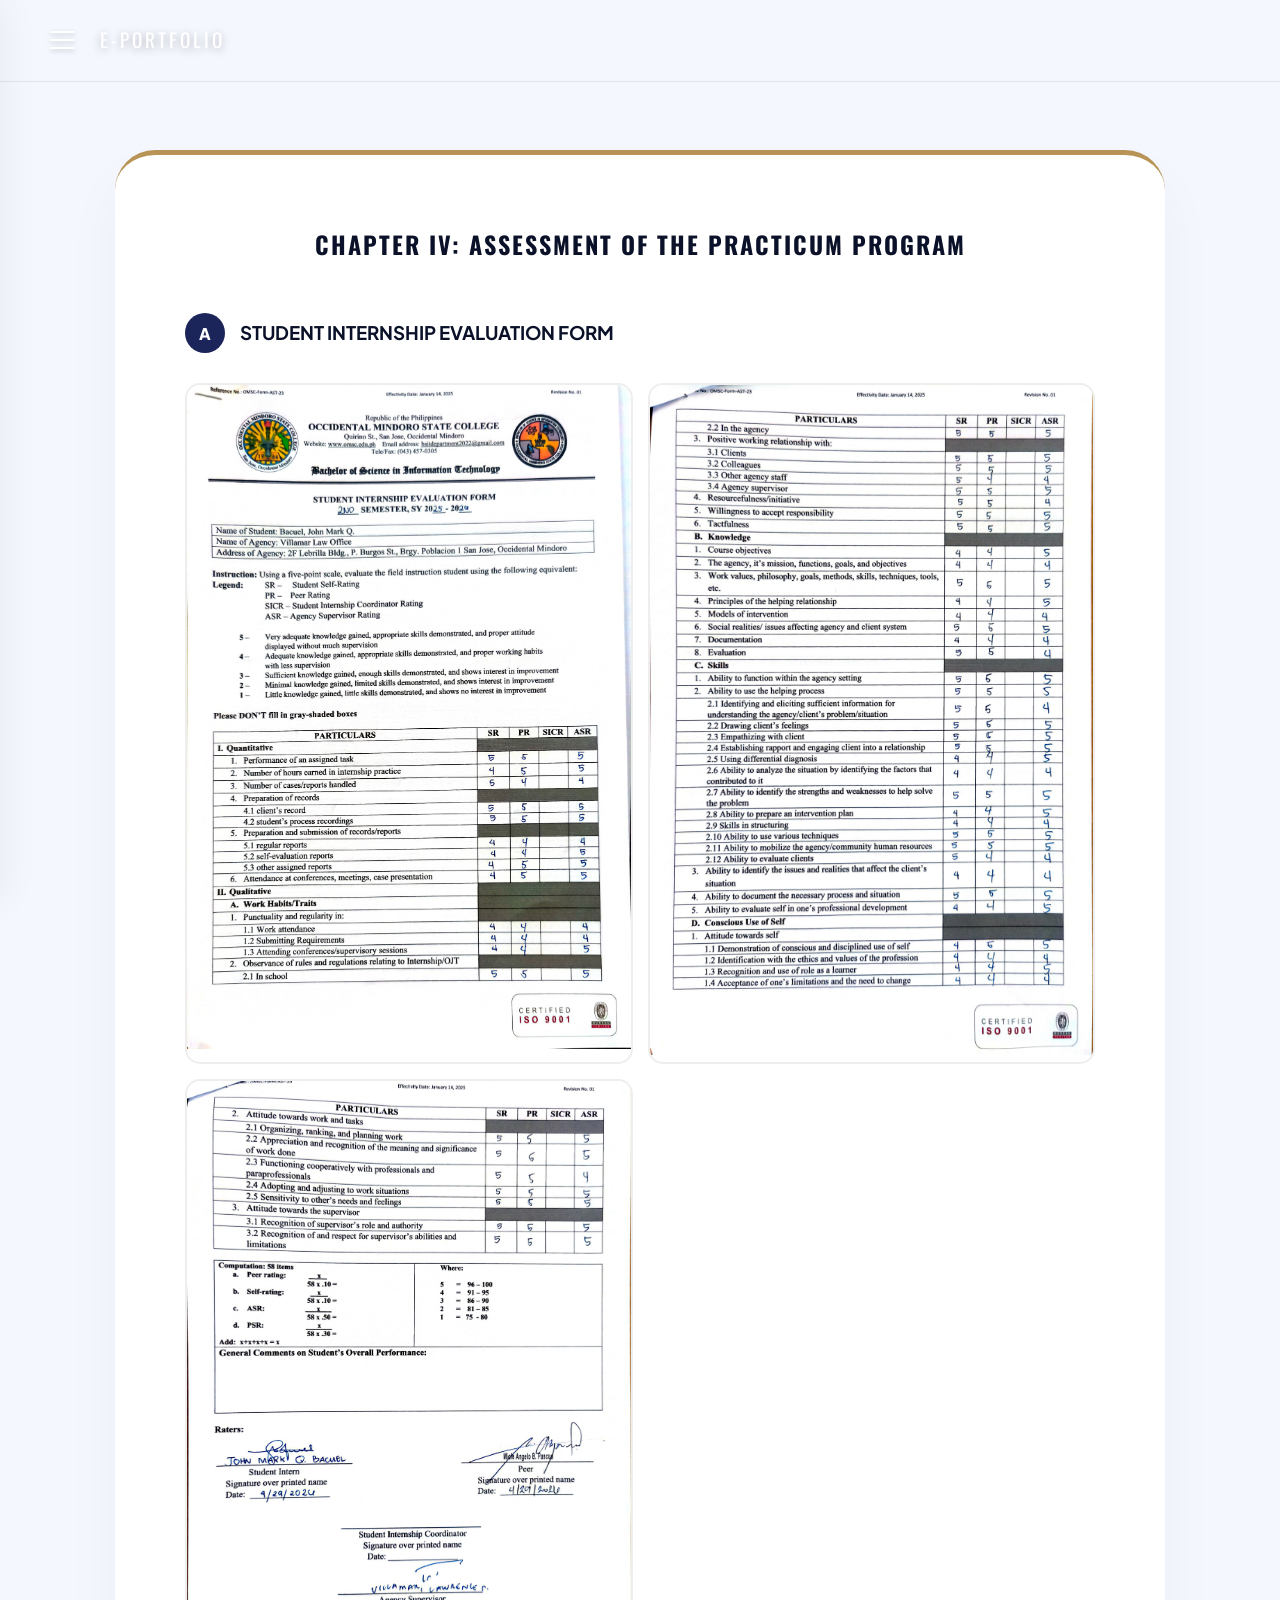
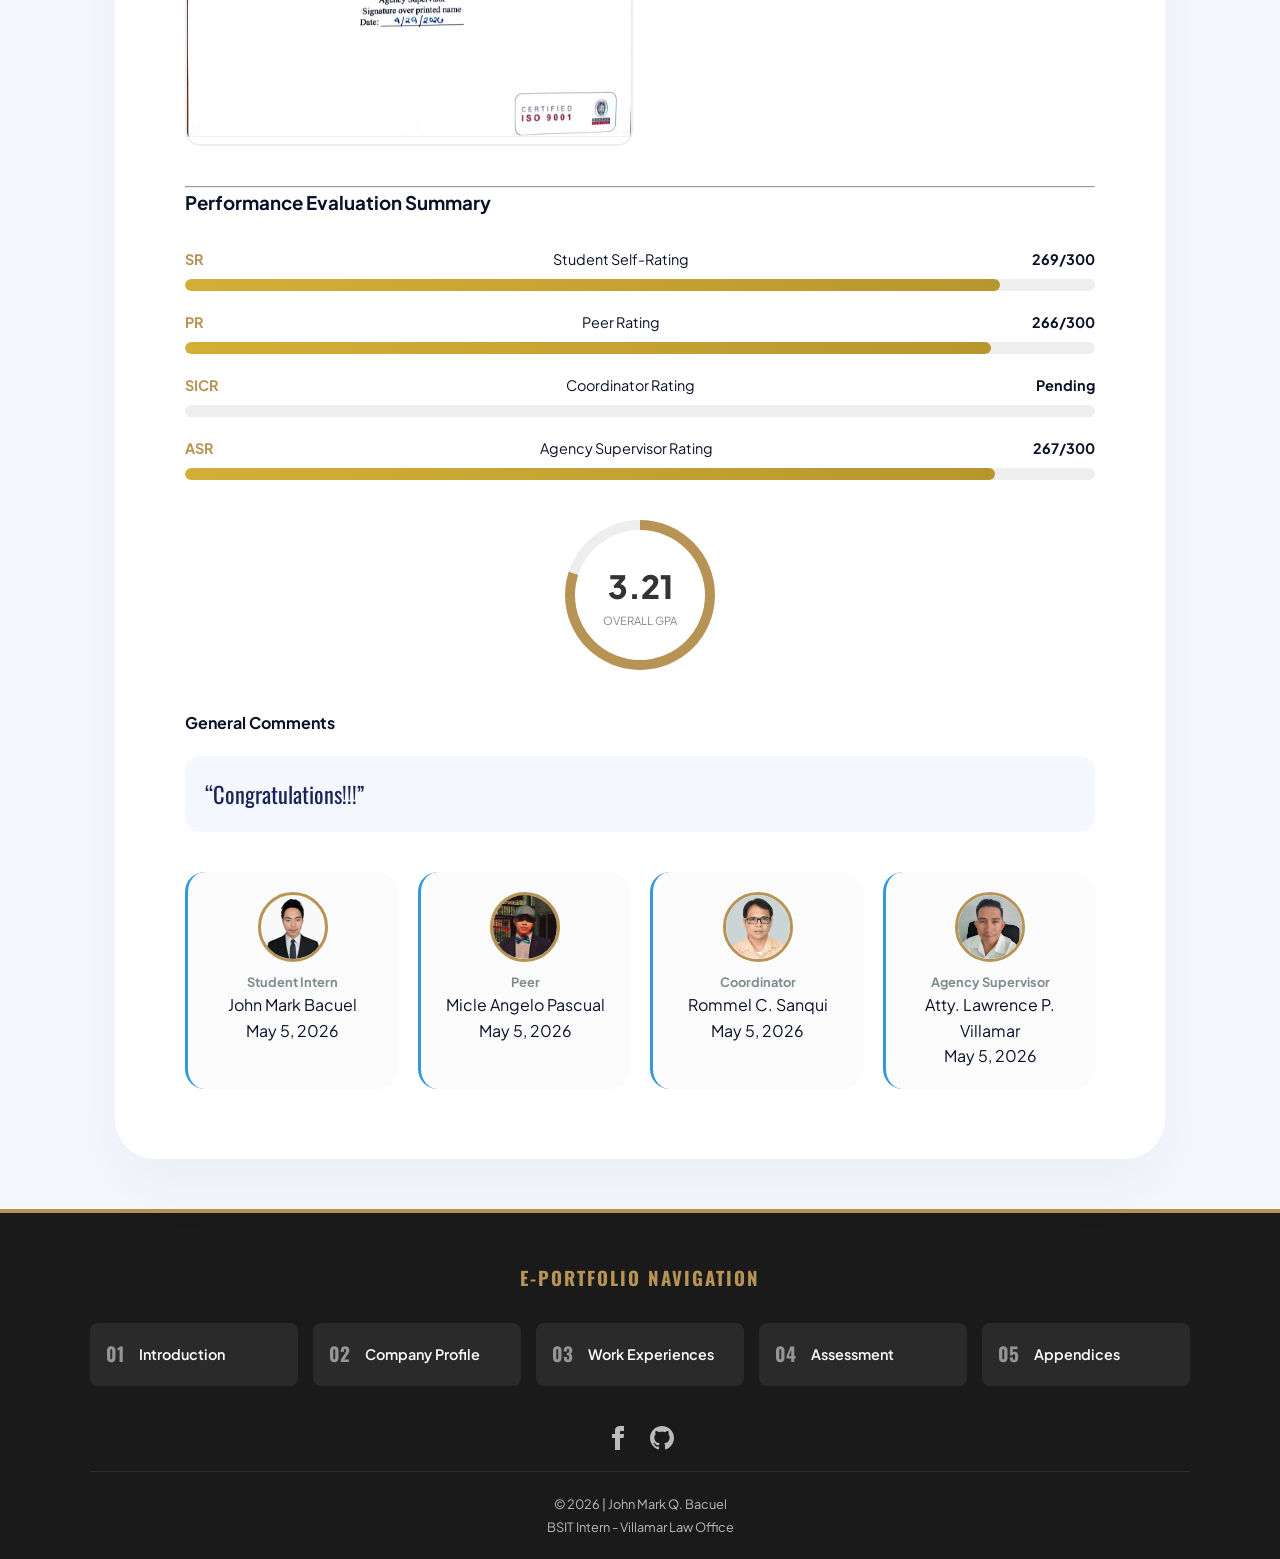
<file: chapter4.html>
<!DOCTYPE html>
<html lang="en">
<head>
    <meta charset="UTF-8">
    <meta name="viewport" content="width=device-width, initial-scale=1.0">
    <title>Chapter I - Introduction | OJT E-Portfolio</title>
    <link rel="stylesheet" href="style.css">
    <link rel="icon" type="image/png" href="omsc_logo.png">
    <link href="https://fonts.googleapis.com/css2?family=Oswald:wght@400;700&family=Plus+Jakarta+Sans:wght@300;400;600;800&display=swap" rel="stylesheet">
    <link rel="stylesheet" href="https://cdnjs.cloudflare.com/ajax/libs/font-awesome/6.5.1/css/all.min.css">
</head>
<body>

    <header class="main-header subpage-header">
        <div class="burger-menu" onclick="toggleMenu()">
            <div class="line"></div>
            <div class="line"></div>
            <div class="line"></div>
        </div>
        <div class="brand-name">E-PORTFOLIO</div>
    </header>

    <nav class="sidebar" id="sidebar">
        <div class="sidebar-header">
            <span class="close-btn" onclick="toggleMenu()">&times;</span>
            <div class="profile-box">
    <img src="me.png" alt="Profile Picture" class="avatar-img">
    <div class="profile-text">
        <h3>John Mark Q. Bacuel</h3>
        <p>BSIT Student Intern</p>
    </div>
</div>
        </div>
       <div class="nav-links">
    <p class="label">E-Portfolio Contents</p>
    
    <!-- Title Page -->
    <a href="index.html"><i class="fas fa-file-alt"></i> Title Page</a>

    <!-- Chapter 1 -->
    <div class="nav-group">
        <div class="nav-item-wrapper">
            <a href="chapter1.html"><i class="fas fa-book-open"></i> Chapter I</a>
            <span class="arrow" onclick="toggleDropdown(this)">▼</span>
        </div>
        <div class="sub-menu">
            <a href="chapter1.html#importance">A. Importance of Internship</a>
            <a href="chapter1.html#objectives">B. Objectives of Internship</a>
            <a href="chapter1.html#time-place">C. Time and Place</a>
        </div>
    </div>

    <!-- Chapter 2 -->
    <div class="nav-group">
        <div class="nav-item-wrapper">
            <a href="chapter2.html"><i class="fas fa-building"></i> Chapter II</a>
            <span class="arrow" onclick="toggleDropdown(this)">▼</span>
        </div>
        <div class="sub-menu">
            <a href="chapter2.html#nature">1. Nature of Agency</a>
            <a href="chapter2.html#mission">2. Mission/Vision</a>
            <a href="chapter2.html#history">3. Background of the agency</a>
            <a href="chapter2.html#lawyer">4. Lawyer's Profile</a>
            <a href="chapter2.html#OS">5. Organizational Structure</a>
        </div>
    </div>

    <!-- Chapter 3 -->
    <div class="nav-group">
        <div class="nav-item-wrapper">
            <a href="chapter3.html"><i class="fas fa-briefcase"></i> Chapter III</a>
            <span class="arrow" onclick="toggleDropdown(this)">▼</span>
        </div>
        <div class="sub-menu">
            <a href="chapter3.html#weekly">1. Weekly Reports</a>
            <a href="chapter3.html#dtr">2. Daily Time Record</a>
            <a href="chapter3.html#progress">3. Internship Progress Report</a>
            <a href="chapter3.html#analysis">4. Internship Analysis Report</a>
        </div>
    </div>

    <!-- Chapter 4 -->
    <div class="nav-group">
        <div class="nav-item-wrapper">
            <a href="chapter4.html"><i class="fas fa-clipboard-check"></i> Chapter IV</a>
            <span class="arrow" onclick="toggleDropdown(this)">▼</span>
        </div>
        <div class="sub-menu">
            <a href="chapter4.html#evaluation">A. Student Internship Evaluation Form</a>
        </div>
    </div>

    <!-- Appendices -->
    <a href="appendices.html"><i class="fas fa-paperclip"></i> Appendices</a>
</div>
 <div class="sidebar-footer">
            <p><strong>Villamar Law Office</strong></p>
            <p>Internship 2026</p>
        </div>
    </nav>

    <div class="overlay" id="overlay" onclick="toggleMenu()"></div>

 <main>
    <div class="container sub-container">
        <section id="evaluation" class="content-card">
            <h2 class="section-title">CHAPTER IV: ASSESSMENT OF THE PRACTICUM PROGRAM</h2>
            
            <div class="section-header">
                <span class="section-number">A</span>
                <h3>STUDENT INTERNSHIP EVALUATION FORM</h3>
            </div>

            <!-- Click to Enlarge Gallery -->
            <div class="evaluation-gallery">
                <div class="img-wrapper" onclick="openModal('eval-page1.jpg')">
                    <img src="eval-page1.jpg" alt="Page 1">
                    <div class="img-overlay"><i class="fas fa-search-plus"></i> View</div>
                </div>
                <div class="img-wrapper" onclick="openModal('eval-page2.jpg')">
                    <img src="eval-page2.jpg" alt="Page 2">
                    <div class="img-overlay"><i class="fas fa-search-plus"></i> View</div>
                </div>
                <div class="img-wrapper" onclick="openModal('eval-page3.jpg')">
                    <img src="eval-page3.jpg" alt="Page 3">
                    <div class="img-overlay"><i class="fas fa-search-plus"></i> View</div>
                </div>
            </div>

            <hr class="section-divider">

            <div class="performance-summary">
                <h3>Performance Evaluation Summary</h3>
                
                <!-- Progress Bars for Ratings -->
                <div class="progress-section">
                    <div class="bar-item">
                        <div class="bar-label"><span>SR</span> Student Self-Rating <strong>269/300</strong></div>
                        <div class="bar-container"><div class="bar-fill" style="width: 89.6%;"></div></div>
                    </div>
                    <div class="bar-item">
                        <div class="bar-label"><span>PR</span> Peer Rating <strong>266/300</strong></div>
                        <div class="bar-container"><div class="bar-fill" style="width: 88.6%;"></div></div>
                    </div>
                    <div class="bar-item">
                        <div class="bar-label"><span>SICR</span> Coordinator Rating <strong>Pending</strong></div>
                        <div class="bar-container"><div class="bar-fill" style="width: 0%;"></div></div>
                    </div>
                    <div class="bar-item">
                        <div class="bar-label"><span>ASR</span> Agency Supervisor Rating <strong>267/300</strong></div>
                        <div class="bar-container"><div class="bar-fill" style="width: 89%;"></div></div>
                    </div>
                </div>

                <!-- Circular Total at the Bottom -->
                <div class="total-score-wrapper">
                    <div class="circle-progress">
                        <div class="inner-circle">
                            <span class="total-num">3.21</span>
                            <span class="total-label">Overall GPA</span>
                        </div>
                    </div>
                </div>

                <div class="comment-box">
                    <h4>General Comments</h4>
                    <blockquote>“Congratulations!!!”</blockquote>
                </div>

                <!-- Raters with Pictures -->
                <div class="rated-by-grid">
                    <div class="rater-card">
                        <div class="rater-img"><img src="me.png" alt="Intern"></div>
                        <p class="role">Student Intern</p>
                        <p class="name">John Mark Bacuel</p>
                        <p class="date">May 5, 2026</p>
                    </div>
                    <div class="rater-card">
                        <div class="rater-img"><img src="micle_pascual.jpg" alt="Peer"></div>
                        <p class="role">Peer</p>
                        <p class="name">Micle Angelo Pascual</p>
                        <p class="date">May 5, 2026</p>
                    </div>
                    <div class="rater-card">
                        <div class="rater-img"><img src="rommel.jpg" alt="Coordinator"></div>
                        <p class="role">Coordinator</p>
                        <p class="name">Rommel C. Sanqui</p>
                        <p class="date">May 5, 2026</p>
                    </div>
                    <div class="rater-card">
                        <div class="rater-img"><img src="atty_lawrence.jpg" alt="Supervisor"></div>
                        <p class="role">Agency Supervisor</p>
                        <p class="name">Atty. Lawrence P. Villamar</p>
                        <p class="date">May 5, 2026</p>
                    </div>
                </div>
            </div>
        </section>
    </div>
</main>

<!-- Modern Modal structure -->
<div id="imageModal" class="modal">
    <div class="modal-controls">
        <span class="close-modal" onclick="closeFullImage()">&times;</span>
    </div>
    <img class="modal-content" id="imgFull">
</div>



    <script src="script.js"></script>
    <footer class="portfolio-footer">
    <div class="footer-content">
        <h3>E-PORTFOLIO NAVIGATION</h3>
        <div class="footer-nav-grid">
            <a href="chapter1.html" class="footer-btn">
                <span class="btn-num">01</span>
                <span class="btn-txt">Introduction</span>
            </a>
            <a href="chapter2.html" class="footer-btn">
                <span class="btn-num">02</span>
                <span class="btn-txt">Company Profile</span>
            </a>
            <a href="chapter3.html" class="footer-btn">
                <span class="btn-num">03</span>
                <span class="btn-txt">Work Experiences</span>
            </a>
                 <a href="chapter4.html" class="footer-btn">
        <span class="btn-num">04</span>
        <span class="btn-txt">Assessment</span>
    </a>
            <a href="appendices.html" class="footer-btn">
                <span class="btn-num">05</span>
                <span class="btn-txt">Appendices</span>
            </a>
        </div>
         <div class="social-links">
        <a href="https://www.facebook.com/john.mark.quincela.bacuel/" target="_blank" title="Facebook">
            <svg xmlns="http://www.w3.org/2000/svg" width="24" height="24" viewBox="0 0 24 24" fill="currentColor"><path d="M9 8h-3v4h3v12h5v-12h3.642l.358-4h-4v-1.667c0-.955.192-1.333 1.115-1.333h2.885v-5h-3.808c-3.596 0-5.192 1.583-5.192 4.615v3.385z"/></svg>
        </a>
        
        <a href="https://github.com/settings/profile" target="_blank" title="GitHub">
            <svg xmlns="http://www.w3.org/2000/svg" width="24" height="24" viewBox="0 0 24 24" fill="currentColor"><path d="M12 0c-6.626 0-12 5.373-12 12 0 5.302 3.438 9.8 8.207 11.387.599.111.793-.261.793-.577v-2.234c-3.338.726-4.033-1.416-4.033-1.416-.546-1.387-1.333-1.756-1.333-1.756-1.089-.744.083-.729.083-.729 1.205.084 1.839 1.237 1.839 1.237 1.07 1.834 2.807 1.304 3.492.997.107-.775.418-1.305.762-1.604-2.665-.305-5.467-1.334-5.467-5.931 0-1.311.469-2.381 1.236-3.221-.124-.303-.535-1.524.117-3.176 0 0 1.008-.322 3.301 1.23.957-.266 1.983-.399 3.003-.404 1.02.005 2.047.138 3.006.404 2.291-1.552 3.297-1.23 3.297-1.23.653 1.653.242 2.874.118 3.176.77.84 1.235 1.911 1.235 3.221 0 4.609-2.807 5.624-5.479 5.921.43.372.823 1.102.823 2.222v3.293c0 .319.192.694.801.576 4.765-1.589 8.199-6.086 8.199-11.386 0-6.627-5.373-12-12-12z"/></svg>
        </a>
    </div>
        <div class="footer-bottom">
            <p>&copy; 2026 | John Mark Q. Bacuel</p>
            <p>BSIT Intern - Villamar Law Office</p>
        </div>
    </div>
</footer>
</body>
</html>
</file>
<file: style.css>
/* Custom Properties for consistency */
:root {
    --primary: #1B2559;       /* Deep Navy - Authority & Trust */
    --primary-light: #2D3A82; 
    --accent: #B79455;        /* Muted Gold - Professionalism */
    --dark-blue: #0A1128;     /* Near Black for Text */
    --text-grey: #4A5568;     /* Soft grey for readability */
    --bg-light: #F4F7FE;      /* Clean background */
    --white: #ffffff;
    --glass: rgba(255, 255, 255, 0.9);
    --border-color: #E2E8F0;
}

* {
    margin: 0;
    padding: 0;
    box-sizing: border-box;
    scroll-behavior: smooth;
}

body {
    background-color: var(--bg-light);
    color: var(--dark-blue);
    font-family: 'Plus Jakarta Sans', sans-serif;
    line-height: 1.6;
}

/* Header & Burger */
.main-header {
    position: fixed;
    top: 0;
    width: 100%;
    padding: 25px 50px;
    display: flex;
    align-items: center;
    z-index: 1000;
    transition: 0.3s;
    background: rgba(255, 255, 255, 0.1); /* Sobrang light na puti */
    backdrop-filter: blur(10px);
}

.brand-name {
    font-family: 'Oswald', sans-serif;
    color: white;
    font-size: 1.2rem;
    letter-spacing: 3px;
    text-shadow: 0 2px 10px rgba(0,0,0,0.3);
}

.burger-menu {
    width: 25px;
    height: 18px;
    display: flex;
    flex-direction: column;
    justify-content: space-between;
    cursor: pointer;
    margin-right: 25px;
}

.line {
    width: 100%;
    height: 2px;
    background: white;
    border-radius: 10px;
    box-shadow: 0 2px 5px rgba(0,0,0,0.2);
}

/* Sidebar Styling */
.sidebar {
    position: fixed;
    left: -320px;
    top: 0;
    width: 310px;
    height: 100vh;
    background: var(--white);
    z-index: 2001;
    transition: 0.4s cubic-bezier(0.4, 0, 0.2, 1);
    box-shadow: 15px 0 35px rgba(0,0,0,0.05);
    
    /* Ginawang Flex para ma-control ang scrollable area */
    display: flex;
    flex-direction: column;
    padding: 30px 0; /* Tinanggal ang horizontal padding para sa nav-links custom scroll */
}

.sidebar.active { 
    left: 0; 
}

.sidebar-header {
    padding: 0 30px; /* Binalik ang padding dito para sa header */
}

.close-btn {
    font-size: 30px;
    color: var(--text-grey);
    cursor: pointer;
    display: block;
    text-align: right;
    margin-bottom: 20px;
}

.profile-box {
    display: flex;
    align-items: center;
    gap: 15px;
    margin-bottom: 20px;
    padding-bottom: 20px;
    border-bottom: 1px solid var(--bg-light);
}

.avatar-img {
    width: 60px;
    height: 60px;
    border-radius: 50%;
    object-fit: cover;
    border: 2px solid var(--accent);
    box-shadow: 0 4px 8px rgba(0,0,0,0.1);
}

.profile-text h3 {
    font-size: 0.95rem;
    color: var(--dark-blue);
    margin-bottom: 2px;
}

.profile-text p {
    font-size: 0.75rem;
    color: var(--text-grey);
}

/* --- ITO ANG PINAKA-IMPORTANTE PARA SA SCROLL --- */
.nav-links {
    flex: 1;                /* Kinukuha ang lahat ng natitirang space sa gitna */
    overflow-y: auto;       /* Dito lalabas ang scrollbar kapag mahaba na ang listahan */
    padding: 0 30px;        /* Side padding para sa mga links */
    margin-bottom: 20px;
}

/* Custom Scrollbar Design (Para hindi pangit tingnan) */
.nav-links::-webkit-scrollbar {
    width: 5px;
}

.nav-links::-webkit-scrollbar-thumb {
    background: var(--bg-light);
    border-radius: 10px;
}

.nav-links a {
    display: block;
    text-decoration: none;
    color: var(--text-grey);
    padding: 12px 15px;
    border-radius: 12px;
    margin-bottom: 5px;
    font-weight: 600;
    transition: 0.3s;
}

.nav-links a:hover {
    background: var(--bg-light);
    color: var(--primary);
}

.label { 
    font-size: 0.7rem; 
    font-weight: 800; 
    color: #a3aed0; 
    margin: 25px 0 10px; 
    padding-left: 15px; 
}

.sidebar-footer {
    position: relative;     /* Mula absolute, ginawang relative para sumunod sa flexbox flow */
    margin: 0 30px;         /* Padding-like margins */
    background: var(--bg-light);
    padding: 15px;
    border-radius: 15px;
    font-size: 0.75rem;
    margin-top: auto;       /* Sinisigurado na nasa pinaka-baba lagi */
}


/* 1. Hero Fullscreen Adjustment */
.hero-fullscreen {
    height: 100vh; /* Siguradong occupy ang buong screen */
    display: flex;
    background: url('bg.png') center/cover no-repeat fixed;
    align-items: center;
    justify-content: center;
    position: relative;
}



@keyframes bounce {
    0%, 20%, 50%, 80%, 100% {transform: translateY(0) translateX(-50%);}
    40% {transform: translateY(-10px) translateX(-50%);}
    60% {transform: translateY(-5px) translateX(-50%);}
}

/* 2. Content Reveal Animation - MODIFIED */
.content-card {
    /* Default: Visible para safe sa lahat ng device */
    opacity: 1;
    transform: translateY(0);
    transition: all 0.8s ease-out;
    margin-bottom: 30px; /* Dagdag na space sa mobile */
}

/* Gagamit tayo ng class na 'js-enabled' para sa animation */
/* Ito ay para kung sakaling mag-fail ang JS, hindi mawawala ang content mo */
.js-enabled .content-card {
    opacity: 1;
    transform: translateY(30px);
}

.js-enabled .content-card.reveal {
    opacity: 1;
    transform: translateY(0);
}

/* Book-Style Table of Contents Fix para sa Mobile */
@media (max-width: 768px) {
    .detailed-toc {
        grid-template-columns: 1fr; /* Isang column lang sa phone */
    }
    
    .hero-content h1 {
        font-size: 2.5rem; /* Mas maliit na font sa mobile */
    }

    /* Disable animation sa mobile kung laggy o ayaw lumitaw */
    .content-card {
        opacity: 1 !important;
        transform: none !important;
    }
}
/* 3. Book-Style Table of Contents */
.detailed-toc {
    display: grid;
    grid-template-columns: repeat(auto-fit, minmax(250px, 1fr));
    gap: 20px;
    perspective: 1000px;
}

.toc-item {
    background: #fff;
    padding: 20px;
    border-left: 10px solid var(--accent); /* Para magmukhang spine ng libro */
    box-shadow: 5px 5px 15px rgba(0,0,0,0.1);
    transition: transform 0.5s ease;
    cursor: pointer;
    border-radius: 0 5px 5px 0;
}

.toc-item:hover {
    transform: rotateY(-10deg) scale(1.02); /* Book opening effect */
    box-shadow: 15px 10px 25px rgba(0,0,0,0.2);
}

.toc-header {
    font-family: 'Oswald', sans-serif;
    border-bottom: 2px solid #eee;
    margin-bottom: 10px;
    color: #333;
}

.toc-sublist li {
    list-style: none;
    padding: 5px 0;
    font-size: 0.9rem;
    transition: color 0.3s;
}

.toc-sublist li:hover {
    color: var(--accent);
    padding-left: 5px;
}
/* I-set ang Hero sa Full Screen para Background lang ang kita sa simula */
.hero-fullscreen {
    height: 100vh;
    display: flex;
    background: url('bg.png') center/cover no-repeat fixed;
    flex-direction: column;
    justify-content: center;
    align-items: center;
    position: relative;
}

.hero-overlay {
    width: 100%;
    height: 100%;
    background: rgba(0, 0, 0, 0.2);
    display: flex;
    align-items: center;
    justify-content: center;
}

.hero-content h1 {
    font-family: 'Oswald', sans-serif;
    font-size: 4rem;
    color: white;
    letter-spacing: -1px;
    text-shadow: 0 10px 30px rgba(0,0,0,0.3);
}

.subtitle {
    color: white;
    font-size: 1.2rem;
    letter-spacing: 6px;
    text-transform: uppercase;
    font-weight: 300;
}

.placeholder-circle {
    width: 70px; height: 70px;
    border: 1.5px solid rgba(255,255,255,0.5);
    border-radius: 50%;
    display: inline-flex;
    align-items: center; justify-content: center;
    color: white; margin: 0 15px 30px;
    font-size: 0.6rem;
}

/* Scroll Animation */
.mouse-scroll {
    position: absolute;
    bottom: 40px;
    color: white;
    text-align: center;
}

.mouse {
    width: 24px; height: 40px;
    border: 2px solid white;
    border-radius: 20px;
    margin: 0 auto 10px;
}

.scroll-indicator {
    position: absolute;
    bottom: 30px;
    left: 50%;
    transform: translateX(-50%);
    display: flex;
    flex-direction: column;
    align-items: center;
    cursor: pointer;
    z-index: 10;
    transition: opacity 0.3s ease;
}

.scroll-indicator:hover {
    opacity: 0.8;
}

/* Mouse Icon Animation */
.mouse-icon {
    width: 25px;
    height: 40px;
    border: 2px solid white;
    border-radius: 15px;
    position: relative;
    margin-bottom: 8px;
}

.wheel {
    width: 4px;
    height: 8px;
    background: var(--accent, #D4AF37); /* Ginagamit ang gold accent mo */
    position: absolute;
    top: 6px;
    left: 50%;
    transform: translateX(-50%);
    border-radius: 2px;
    animation: scroll-wheel 1.5s infinite;
}

/* Arrow/Chevron Animation */
.chevron {
    display: block;
    width: 10px;
    height: 10px;
    border-right: 2px solid white;
    border-bottom: 2px solid white;
    transform: rotate(45deg);
    margin: -4px 0;
    animation: pulse-arrow 1.5s infinite;
}

.chevron:nth-child(2) {
    animation-delay: 0.2s;
}

.scroll-text {
    font-size: 0.75rem;
    font-family: 'Plus Jakarta Sans', sans-serif;
    color: white;
    text-transform: uppercase;
    letter-spacing: 2px;
    margin-top: 10px !important;
    text-shadow: 0 2px 4px rgba(0,0,0,0.5);
}

/* Keyframes para sa Galaw */
@keyframes scroll-wheel {
    0% { opacity: 1; transform: translateX(-50%) translateY(0); }
    100% { opacity: 0; transform: translateX(-50%) translateY(15px); }
}

@keyframes pulse-arrow {
    0% { opacity: 0; transform: rotate(45deg) translate(-5px, -5px); }
    50% { opacity: 1; }
    100% { opacity: 0; transform: rotate(45deg) translate(5px, 5px); }
}

.content-card {

    background: #ffffff; /* Dark charcoal */
    border-top: 5px solid var(--accent); /* Gold line sa taas */
    padding: 70px;
    border-radius: 40px;
    box-shadow: 0 30px 60px rgba(0,0,0,0.04);
    margin-bottom: 50px;

} 
#toc.content-card {
    margin-top: 160px; /* Mas malaking space para sa landing page */
}



.section-title {
    font-family: 'Oswald', sans-serif;
    font-size: 1.5rem;
    color: var(--dark-blue);
    margin-bottom: 50px;
    text-align: center;
    letter-spacing: 2px;
}

.toc-item {
    margin-bottom: 40px;
    padding-bottom: 20px;
}

.toc-header {
    font-weight: 800;
    color: var(--primary);
    font-size: 1rem;
    margin-bottom: 15px;
    letter-spacing: 1px;
}

.toc-sublist { list-style: none; }

.toc-sublist li {
    padding: 12px 0;
    border-bottom: 1px solid #f4f7fe;
    color: var(--text-grey);
    font-weight: 500;
}

/* Appendix Grid View */
.appendix-grid {
    display: grid;
    grid-template-columns: repeat(auto-fit, minmax(250px, 1fr));
    gap: 15px;
    list-style: none;
}

.appendix-grid li {
    background: var(--bg-light);
    padding: 12px 20px;
    border-radius: 12px;
    display: flex;
    align-items: center;
    font-size: 0.9rem;
    color: var(--dark-blue);
}

.appendix-grid li span {
    background: var(--primary);
    color: white;
    width: 24px; height: 24px;
    border-radius: 6px;
    display: flex;
    align-items: center;
    justify-content: center;
    font-size: 0.7rem;
    margin-right: 15px;
    font-weight: 800;
}

/* Text Alignment Classes */
.text-justify {
    text-align: justify;
    text-justify: inter-word; /* Para pantay na pantay ang spaces */
}

.text-center {
    text-align: center;
}

/* Enhancements for readability */
.content-body p {
    margin-bottom: 20px;
    font-size: 1.05rem;
    color: var(--text-grey);
}

.prayer-text p {
    margin-bottom: 15px;
    font-style: normal;
    line-height: 1.8;
}

/* Style for the blockquote in Philosophy */
blockquote {
    font-family: 'Oswald', sans-serif;
    font-size: 1.4rem;
    color: var(--primary);
    border-left: none; /* Inalis ko ang border para sa center design */
    padding: 20px;
    background: var(--bg-light);
    border-radius: 15px;
    margin: 20px 0 40px 0;
}

.overlay {
    position: fixed; top: 0; left: 0; width: 100%; height: 100%;
    background: rgba(0,0,0,0.3); backdrop-filter: blur(4px);
    display: none; z-index: 1500;
}
.overlay.active { display: block; }

@media (max-width: 768px) {
    .hero-content h1 { font-size: 3rem; }
    .content-card { padding: 40px 25px; }
}
/* Update para sa container */
.container {
    max-width: 1100px;
    margin: 80px auto; /* Dinagdagan ang top margin para lumitaw ang Scroll Down indicator */
    position: relative;
    padding: 0 25px;
    z-index: 2; /* Sinisiguro na nasa ibabaw ang content */
}


/* Specific fix para sa index lang yung -100px */
.hero-fullscreen + .container {
    margin-top: -100px;
}
/* Para sa mga pages na walang Hero Image */
.subpage-header {
    background: rgba(255, 255, 255, 0.9);
    backdrop-filter: blur(10px);
    border-bottom: 1px solid #e0e5f2;
}

.subpage-header .brand-name {
    color: var(--dark-blue);
}

.subpage-header .line {
    background: var(--dark-blue);
}

/* Spacing para sa content ng sub-pages */
.sub-container {
    margin-top: 120px; /* Para hindi matakpan ng fixed header */
}


                /* Chapter 1 Specific Styles */
.lead-text {
    font-size: 1.1rem;
    text-align: center;
    color: var(--text-grey);
    max-width: 800px;
    margin: 0 auto;
    line-height: 1.8;
}

.section-header {
    display: flex;
    align-items: center;
    gap: 15px;
    margin-bottom: 30px;
}

.section-number {
    background: var(--primary);
    color: white;
    width: 40px;
    height: 40px;
    display: flex;
    align-items: center;
    justify-content: center;
    border-radius: 50%;
    font-weight: 800;
}

.importance-box {
    background: var(--bg-light);
    padding: 30px;
    border-radius: 20px;
    border-left: 5px solid var(--primary);
}

.skill-tags {
    display: flex;
    flex-wrap: wrap;
    gap: 10px;
    margin-top: 20px;
}

.skill-tags span {
    background: white;
    padding: 5px 15px;
    border-radius: 20px;
    font-size: 0.8rem;
    font-weight: 700;
    color: var(--primary);
    box-shadow: 0 4px 10px rgba(0,0,0,0.05);
}

/* Objectives Grid */
.objectives-grid {
    display: grid;
    grid-template-columns: repeat(auto-fit, minmax(280px, 1fr));
    gap: 20px;
}

.obj-card {
    background: var(--bg-light);
    padding: 25px;
    border-radius: 20px;
    transition: 0.3s;
    border: 1px solid transparent;
}

.obj-card:hover {
    background: white;
    border-color: var(--primary);
    transform: translateY(-5px);
    box-shadow: 0 10px 30px rgba(67, 24, 255, 0.1);
}

.obj-icon {
    font-size: 1.5rem;
    margin-bottom: 15px;
}

/* Time and Place Grid */
.info-grid {
    display: grid;
    grid-template-columns: 1fr 1fr;
    gap: 30px;
}

.info-item {
    padding: 20px;
    border-radius: 15px;
    background: #f8f9ff;
}

.info-item h4 {
    color: var(--primary);
    margin-bottom: 10px;
}

@media (max-width: 768px) {
    .info-grid { grid-template-columns: 1fr; }
}

                                                                       /* Chapter 2 Specific Styles */

/* Image Styling */
.image-container {
    text-align: center;
    margin: 20px 0;
}

.img-responsive {
    max-width: 100%;
    height: auto;
    border-radius: 15px;
    box-shadow: 0 10px 20px rgba(0,0,0,0.1);
}

.img-frame {
    width: 100%;
    border-radius: 10px;
    border: 5px solid #fff;
    box-shadow: 0 5px 15px rgba(0,0,0,0.1);
}

.image-caption {
    font-size: 0.85rem;
    color: var(--text-grey);
    margin-top: 10px;
    font-style: italic;
}

/* History Grid */
.history-grid {
    display: grid;
    grid-template-columns: 1.2fr 0.8fr;
    gap: 40px;
    align-items: center;
}

/* Lawyer Profile Styling */
.lawyer-profile-card {
    background: linear-gradient(to bottom right, #ffffff, #fcfdff);
}

.profile-header-info h4 {
    font-size: 1.8rem;
    color: var(--dark-blue);
    margin-bottom: 5px;
}

.bar-tag {
    background: var(--primary);
    color: white;
    padding: 5px 15px;
    border-radius: 5px;
    font-size: 0.8rem;
    font-weight: 600;
}

/* Timeline Design */
.timeline {
    margin-top: 40px;
    border-left: 2px solid #e0e5f2;
    padding-left: 30px;
    position: relative;
}

.timeline-item {
    margin-bottom: 30px;
    position: relative;
}

.time-dot {
    width: 12px;
    height: 12px;
    background: var(--primary);
    border-radius: 50%;
    position: absolute;
    left: -37px;
    top: 5px;
    border: 3px solid white;
}

.timeline-item h5 {
    color: var(--dark-blue);
    font-size: 1.1rem;
    margin-bottom: 5px;
}

/* Responsive */
@media (max-width: 768px) {
    .history-grid {
        grid-template-columns: 1fr;
    }
    
    .timeline {
        padding-left: 20px;
    }
}
/* Lawyer Profile Modern Layout */
.profile-container {
    display: grid;
    grid-template-columns: 1fr 1.5fr;
    gap: 40px;
    margin-top: 20px;
}

.lawyer-header h4 {
    font-size: 2rem;
    color: var(--dark-blue);
    margin-bottom: 10px;
}

.tags-row {
    display: flex;
    gap: 10px;
    margin-bottom: 25px;
}

.tag-blue {
    background: #eef2ff;
    color: var(--primary);
    padding: 6px 12px;
    border-radius: 8px;
    font-size: 0.8rem;
    font-weight: 700;
    border: 1px solid #d0d7ff;
}

.education-box {
    background: var(--bg-light);
    padding: 20px;
    border-radius: 15px;
}

.education-box h5 { margin-bottom: 15px; color: var(--dark-blue); }
.education-box ul { list-style: none; }
.education-box li { 
    font-size: 0.9rem; 
    margin-bottom: 10px; 
    padding-left: 20px; 
    position: relative;
}
.education-box li::before {
    content: "•";
    color: var(--primary);
    position: absolute;
    left: 0;
    font-weight: bold;
}

/* Timeline Vertical */
.timeline-wrapper {
    border-left: 3px solid #eef2ff;
    padding-left: 25px;
    margin-top: 20px;
}

.t-item {
    position: relative;
    margin-bottom: 30px;
}

.t-item::before {
    content: "";
    width: 15px;
    height: 15px;
    background: white;
    border: 3px solid var(--primary);
    border-radius: 50%;
    position: absolute;
    left: -34.5px;
    top: 5px;
}

.t-item.current::before {
    background: var(--primary);
}

.t-year {
    font-size: 0.8rem;
    font-weight: 800;
    color: var(--primary);
    margin-bottom: 5px;
}

.t-content h6 {
    font-size: 1rem;
    color: var(--dark-blue);
    margin-bottom: 3px;
}

.small-detail {
    font-size: 0.85rem;
    color: var(--text-grey);
    line-height: 1.4;
    margin-top: 5px;
}

@media (max-width: 768px) {
    .profile-container { grid-template-columns: 1fr; }
}

/* --- Modern Org Tree Section --- */

.org-intro {
    margin-bottom: 50px;
    line-height: 1.6;
    color: var(--text-grey);
    border-left: 4px solid var(--primary);
    padding-left: 20px;
}

.org-chart-wrapper {
    width: 100%;
    display: flex;
    justify-content: center;
    padding: 20px 0 50px 0;
    font-family: 'Plus Jakarta Sans', sans-serif;
    overflow-x: auto; /* Para sa mobile, pwedeng i-scroll pakanan */
}

/* Base Tree Structure (Linya) */
.org-tree ul {
    padding-top: 20px;
    position: relative;
    transition: all 0.5s;
    display: flex;
    justify-content: center;
    padding-left: 0;
}

.org-tree li {
    float: left;
    text-align: center;
    list-style-type: none;
    position: relative;
    padding: 20px 15px 0 15px;
    transition: all 0.5s;
}

/* Ang mga Linyang Konektor */
.org-tree li::before, .org-tree li::after {
    content: '';
    position: absolute;
    top: 0;
    right: 50%;
    border-top: 2px solid #d0d7ff; /* Kulay ng linya */
    width: 50%;
    height: 20px;
}

.org-tree li::after {
    right: auto;
    left: 50%;
    border-left: 2px solid #d0d7ff;
}

/* Tanggalin ang konektor sa gilid ng single lines */
.org-tree li:only-child::after, .org-tree li:only-child::before {
    display: none;
}

.org-tree li:only-child {
    padding-top: 0;
}

.org-tree li:first-child::before, .org-tree li:last-child::after {
    border: 0 none;
}

.org-tree li:last-child::before {
    border-right: 2px solid #d0d7ff;
    border-radius: 0 5px 0 0;
}

.org-tree li:first-child::after {
    border-radius: 5px 0 0 0;
}

/* Linyang pababa galing sa parent */
.org-tree ul ul::before {
    content: '';
    position: absolute;
    top: 0;
    left: 50%;
    border-left: 2px solid #d0d7ff;
    width: 0;
    height: 20px;
}

/* --- Node Styling (Ang Card mismo) --- */

.node-container {
    background: #fff;
    border: 1px solid #eef2ff;
    padding: 20px;
    border-radius: 15px;
    display: inline-block;
    position: relative;
    transition: all 0.3s ease;
    box-shadow: 0 5px 15px rgba(0,0,0,0.03);
    min-width: 180px;
}

.node-container:hover {
    transform: translateY(-5px);
    box-shadow: 0 10px 25px rgba(0,0,0,0.08);
    border-color: var(--primary);
}

/* Highlight para kay Atty. Lawrence */
.leader-node {
    border: 2px solid var(--primary);
    background: linear-gradient(135deg, #ffffff, #fcfdff);
}

/* Image Styling (Bilog) */
.node-image {
    width: 80px;
    height: 80px;
    margin: 0 auto 15px auto;
    border-radius: 50%;
    overflow: hidden;
    border: 4px solid #fff;
    box-shadow: 0 3px 10px rgba(0,0,0,0.1);
    background-color: #e0e0e0; /* Placeholder color kung walang image */
}

.node-image img {
    width: 100%;
    height: 100%;
    object-fit: cover; /* Siguraduhing sakop ang buong bilog */
    display: block;
}

/* Text Styling */
.node-details h4 {
    font-size: 1rem;
    color: var(--dark-blue);
    margin: 0 0 5px 0;
    font-weight: 700;
}

.node-details .role {
    font-size: 0.75rem;
    color: var(--primary);
    font-weight: 600;
    text-transform: uppercase;
    letter-spacing: 0.5px;
    display: block;
}

/* --- Responsive (Mobile) --- */
@media (max-width: 600px) {
    /* Sa mobile, gagawin nating vertical list para hindi siksikan */
    .org-tree ul {
        flex-direction: column;
        align-items: center;
    }
    
    .org-tree li {
        width: 100%;
        padding: 20px 0;
    }
    
    /* Tanggalin ang mga kumplikadong linya sa mobile */
    .org-tree li::before, .org-tree li::after,
    .org-tree ul ul::before {
        display: none;
    }
    
    /* Maglagay ng simpleng linyang pababa sa pagitan */
    .org-tree li:not(:last-child) .node-container::after {
        content: '';
        position: absolute;
        bottom: -20px;
        left: 50%;
        width: 2px;
        height: 20px;
        background: #d0d7ff;
    }

    .node-container {
        width: 80%;
    }
}
.node-container {
    cursor: pointer; /* Magmumulang link ang mouse */
}
/* Custom Justify Class */
.justified-text {
    text-align: justify;
    text-justify: inter-word; /* Mas maganda ang spacing ng words */
}

/* Mission and Vision Styles */
.note-box {
    background: #f8faff;
    border-left: 4px solid var(--primary);
    padding: 20px;
    margin-bottom: 30px;
    font-size: 0.9rem;
    color: var(--text-grey);
    line-height: 1.6;
}

.vm-grid {
    display: grid;
    grid-template-columns: repeat(auto-fit, minmax(280px, 1fr));
    gap: 20px;
    margin-top: 20px;
}

.vm-item {
    background: white;
    padding: 25px;
    border-radius: 15px;
    border: 1px solid #eef2ff;
    transition: transform 0.3s ease;
    display: flex;
    flex-direction: column;
}

.vm-item:hover {
    transform: translateY(-5px);
    box-shadow: 0 10px 20px rgba(0,0,0,0.05);
}

.vm-icon {
    font-size: 2rem;
    margin-bottom: 15px;
}

.vm-item h4 {
    color: var(--dark-blue);
    margin-bottom: 15px;
    text-transform: uppercase;
    font-size: 1rem;
    letter-spacing: 1px;
}

.vm-item p, .vm-item li {
    font-size: 0.9rem;
    color: var(--text-grey);
    line-height: 1.7; /* Mas maluwag na line height para madaling basahin */
}

.vm-item ul {
    padding-left: 20px;
}

/* Mobile Adjustment */
@media (max-width: 600px) {
    .justified-text {
        text-align: left; /* Minsan mas mahirap basahin ang justify sa sobrang liit na screen */
    }
}
                                                                /* Chapter 3 Styling */
/* Chapter 3 Specific Styles */
.report-controls {
    margin: 20px 0;
    background: var(--bg-light);
    padding: 15px 25px;
    border-radius: 15px;
    display: flex;
    align-items: center;
    gap: 15px;
}

#weekSelect {
    padding: 10px;
    border-radius: 10px;
    border: 1px solid #d0d7ff;
    font-family: inherit;
    font-weight: 600;
    color: var(--primary);
    outline: none;
}

.weekly-card {
    background: white;
    border: 1px solid #eef2ff;
    border-radius: 25px;
    padding: 30px;
    box-shadow: 0 10px 30px rgba(0,0,0,0.02);
    margin-bottom: 40px;
}

.weekly-banner {
    display: flex;
    justify-content: space-between;
    align-items: center;
    gap: 20px;
    border-bottom: 2px dashed #f0f2f8;
    padding-bottom: 20px;
    margin-bottom: 20px;
}

.banner-info h4 { font-size: 1.4rem; color: var(--dark-blue); }
.banner-info p { color: var(--text-grey); font-weight: 600; }

.img-preview {
    position: relative;
    width: 150px;
    height: 100px;
    border-radius: 15px;
    overflow: hidden;
    cursor: pointer;
}

.img-preview img { width: 100%; height: 100%; object-fit: cover; }

.img-overlay {
    position: absolute; top: 0; left: 0; width: 100%; height: 100%;
    background: rgba(67, 24, 255, 0.7);
    color: white; font-size: 0.7rem; font-weight: 800;
    display: flex; align-items: center; justify-content: center;
    opacity: 0; transition: 0.3s;
}

.img-preview:hover .img-overlay { opacity: 1; }

.weekly-stats {
    display: grid;
    grid-template-columns: 1fr 1fr;
    gap: 20px;
    margin-bottom: 25px;
}

.status-badge {
    display: inline-block;
    background: #e6fffa;
    color: #38b2ac;
    padding: 5px 15px;
    border-radius: 10px;
    font-weight: 800;
    font-size: 0.85rem;
}

.detail-box {
    background: var(--bg-light);
    padding: 20px;
    border-radius: 15px;
    margin-bottom: 15px;
}

.detail-box h5 { margin-bottom: 10px; color: var(--primary); }

.table-container { overflow-x: auto; margin-top: 50px; }
.styled-table {
    width: 100%;
    border-collapse: collapse;
    font-size: 0.9rem;
}

.styled-table thead tr {
    background-color: var(--primary);
    color: #ffffff;
    text-align: left;
}

.styled-table th, .styled-table td { padding: 15px; }
.styled-table tbody tr { border-bottom: 1px solid #dddddd; }
.styled-table tbody tr:nth-of-type(even) { background-color: #f3f3f3; }

.placeholder-box {
    border: 2px dashed #d0d7ff;
    padding: 40px;
    border-radius: 20px;
    text-align: center;
    color: var(--text-grey);
    margin-top: 15px;
}

.mt-50 { margin-top: 50px; }

@media (max-width: 768px) {
    .weekly-banner { flex-direction: column; text-align: center; }
    .weekly-stats { grid-template-columns: 1fr; }
}
/* Accurate Square Container (1:1 Ratio) */
.big-image-container {
    width: 100%; /* Susunod ito sa width ng card */
    max-width: 800px; /* Optional: limit para hindi sobrang laki sa desktop */
    margin: 20px auto 30px auto; /* Centered */
    position: relative;
    border-radius: 20px;
    overflow: hidden;
    background: #eef2ff;
    border: 1px solid #d0d7ff;
    cursor: pointer;
    
    /* Pinipilit ang container na maging Square (parang 2160x2160) */
    aspect-ratio: 1 / 1; 
}

.large-ojt-pic {
    width: 100%;
    height: 100%;
    /* Object-fit: cover ay parang sa Instagram, 
       ifafill niya yung 1:1 area nang hindi nadedeporma ang mukha mo */
    object-fit: cover; 
    display: block;
    transition: transform 0.5s ease;
}

.big-image-container:hover .large-ojt-pic {
    transform: scale(1.05);
}

/* Callout Styling */
.img-callout {
    position: absolute;
    bottom: 20px;
    left: 50%;
    transform: translateX(-50%);
    background: rgba(27, 37, 89, 0.85);
    color: white;
    padding: 10px 25px;
    border-radius: 50px;
    font-size: 0.85rem;
    font-weight: 600;
    backdrop-filter: blur(8px);
    white-space: nowrap;
}
/* DTR Specific Styles */
.dtr-summary-grid {
    display: grid;
    grid-template-columns: repeat(3, 1fr);
    gap: 20px;
    margin-bottom: 30px;
}

.summary-card {
    background: linear-gradient(135deg, var(--primary), #6a45ff);
    color: white;
    padding: 25px;
    border-radius: 20px;
    text-align: center;
    box-shadow: 0 10px 20px rgba(67, 24, 255, 0.15);
}

.summary-card h4 { font-size: 2rem; margin-bottom: 5px; }
.summary-card p { font-size: 0.8rem; opacity: 0.9; text-transform: uppercase; letter-spacing: 1px; }

.filter-container {
    display: flex;
    justify-content: space-between;
    align-items: center;
    background: white;
    padding: 20px;
    border-radius: 15px;
    margin-bottom: 20px;
    gap: 15px;
    border: 1px solid #eef2ff;
}

#monthFilter, #dtrSearch {
    padding: 10px 15px;
    border-radius: 10px;
    border: 1px solid #d0d7ff;
    outline: none;
}

#dtrSearch { width: 100%; max-width: 300px; }

.text-center { text-align: center; }

@media (max-width: 768px) {
    .dtr-summary-grid { grid-template-columns: 1fr; }
    .filter-container { flex-direction: column; align-items: stretch; }
}
/*Letter C*/
/* Progress Report Custom Styles */
.progress-overview {
    background: white;
    padding: 30px;
    border-radius: 20px;
    border: 1px solid #eef2ff;
    margin-bottom: 30px;
}

.progress-header {
    display: flex;
    justify-content: space-between;
    align-items: center;
    margin-bottom: 25px;
}

.overall-badge {
    background: #4318FF;
    color: white;
    padding: 8px 18px;
    border-radius: 50px;
    font-size: 0.8rem;
    font-weight: 800;
}

.progress-bar-container { margin-top: 10px; }

.progress-label {
    font-size: 0.9rem;
    font-weight: 600;
    color: var(--dark-blue);
    margin-bottom: 10px;
}

.progress-track {
    width: 100%;
    height: 12px;
    background: #f0f2f8;
    border-radius: 10px;
    overflow: hidden;
}

.progress-fill {
    height: 100%;
    background: linear-gradient(90deg, #4318FF, #00CABE);
    border-radius: 10px;
    transition: width 1s ease-in-out;
}

.progress-status {
    margin-top: 10px;
    font-size: 0.8rem;
    color: var(--text-grey);
    font-weight: 600;
}

.status-pill {
    padding: 5px 12px;
    border-radius: 50px;
    font-size: 0.75rem;
    font-weight: 800;
    text-transform: uppercase;
}

.status-pill.done {
    background: #d1fae5;
    color: #065f46;
}

/* Specific Table adjustments */
.progress-table td {
    vertical-align: middle;
}
/* Analysis Report Styles */
.analysis-container {
    display: flex;
    flex-direction: column;
    gap: 25px;
    margin-top: 20px;
}

.analysis-card {
    background: white;
    padding: 30px;
    border-radius: 20px;
    border-left: 5px solid var(--primary);
    box-shadow: 0 4px 15px rgba(0,0,0,0.05);
    position: relative;
    transition: 0.3s;
}

.analysis-card:hover {
    transform: translateY(-5px);
    box-shadow: 0 8px 25px rgba(67, 24, 255, 0.1);
}

.card-icon {
    font-size: 2rem;
    margin-bottom: 15px;
}

.analysis-card h4 {
    color: var(--dark-blue);
    font-size: 1.2rem;
    margin-bottom: 15px;
    text-transform: uppercase;
    letter-spacing: 1px;
}

.analysis-body p {
    margin-bottom: 12px;
    line-height: 1.6;
    color: var(--text-grey);
}

.analysis-body strong {
    color: var(--primary);
    font-weight: 700;
}

/* Highlight for Self-Assessment */
.highlight-card {
    background: linear-gradient(to right, #ffffff, #f8faff);
    border-left-color: #00CABE;
}

.recommendation-box {
    background: #f0f7ff;
    padding: 15px;
    border-radius: 12px;
    border: 1px dashed #4318FF;
    margin-bottom: 15px;
}

.confidential-note {
    margin-top: 40px;
    text-align: center;
    font-size: 0.85rem;
    color: #94a3b8;
    padding: 20px;
    background: #f8fafc;
    border-radius: 10px;
}
/* --- IMAGE ZOOM MODAL STYLES --- */
.modal-zoom {
    display: none; 
    position: fixed;
    z-index: 2000; /* Mas mataas sa sidebar */
    left: 0;
    top: 0;
    width: 100%;
    height: 100%;
    background-color: rgba(0, 0, 0, 0.9);
    backdrop-filter: blur(8px);
    justify-content: center;
    align-items: center;
    padding: 20px;
}

.modal-content {
    max-width: 95%;
    max-height: 90vh;
    border-radius: 12px;
    box-shadow: 0 0 30px rgba(255, 255, 255, 0.1);
    animation: zoomEffect 0.3s ease-out;
    object-fit: contain;
}


.close-modal {
    position: absolute;
    top: 25px;
    right: 40px;
    color: #fff;
    font-size: 50px;
    font-weight: bold;
    cursor: pointer;
    transition: 0.3s;
    line-height: 1;
}

.close-modal:hover {
    color: #ff4d4d;
    transform: rotate(90deg);
}

@keyframes zoomEffect {
    from { transform: scale(0.8); opacity: 0; }
    to { transform: scale(1); opacity: 1; }
}

/* Callout Enhancement */
.img-callout {
    transition: background 0.3s;
}

.big-image-container:hover .img-callout {
    background: var(--primary);
}


/*APPENDICES*/
/* Appendix Layout */
.appendix-label {
    background: var(--bg-light);
    padding: 10px 20px;
    border-radius: 10px;
    color: var(--primary);
    margin: 30px 0 20px 0;
}

.docs-grid {
    display: grid;
    grid-template-columns: repeat(auto-fit, minmax(200px, 1fr));
    gap: 20px;
}

.doc-item {
    background: white;
    padding: 20px;
    border-radius: 15px;
    border: 1px solid #eef2ff;
    text-align: center;
    transition: 0.3s;
}

.doc-item:hover {
    transform: translateY(-5px);
    box-shadow: 0 10px 20px rgba(0,0,0,0.05);
}

.doc-letter {
    display: block;
    font-size: 1.5rem;
    font-weight: 800;
    color: var(--primary);
    margin-bottom: 10px;
}

.view-btn {
    margin-top: 15px;
    background: var(--primary);
    color: white;
    border: none;
    padding: 8px 15px;
    border-radius: 8px;
    cursor: pointer;
    font-size: 0.8rem;
}

.pending { opacity: 0.6; border-style: dashed; }

/* Visual Documentation Gallery */
.gallery-grid {
    display: grid;
    grid-template-columns: repeat(auto-fill, minmax(250px, 1fr));
    gap: 20px;
    margin: 20px 0;
}

.gallery-item img {
    width: 100%;
    height: 200px;
    object-fit: cover;
    border-radius: 12px;
    cursor: pointer;
}

.img-label { font-size: 0.8rem; text-align: center; margin-top: 5px; }

/* Lightbox Styling */
.lightbox {
    display: none;
    position: fixed;
    z-index: 9999;
    top: 0; left: 0;
    width: 100%; height: 100%;
    background: rgba(0,0,0,0.9);
}

.lightbox-content {
    display: block;
    margin: auto;
    max-width: 80%;
    max-height: 80%;
    margin-top: 50px;
}

.close-lightbox {
    position: absolute;
    top: 20px; right: 40px;
    color: white;
    font-size: 40px;
    cursor: pointer;
}

.lightbox-nav {
    text-align: center;
    margin-top: 20px;
}

.lightbox-nav button {
    background: white;
    border: none;
    padding: 10px 20px;
    margin: 0 10px;
    cursor: pointer;
    border-radius: 5px;
}
/* Viewer Modal Styles */
.viewer-modal {
    display: none;
    position: fixed;
    z-index: 9999;
    top: 0; left: 0;
    width: 100%; height: 100%;
    background: rgba(15, 23, 42, 0.95); /* Deep dark background */
    align-items: center;
    justify-content: center;
    flex-direction: column;
}

.viewer-content {
    position: relative;
    max-width: 90%;
    max-height: 85%;
    text-align: center;
}

#viewerImg {
    max-width: 100%;
    max-height: 80vh;
    border-radius: 8px;
    box-shadow: 0 0 30px rgba(0,0,0,0.5);
    border: 3px solid white;
}

.viewer-controls {
    margin-top: 20px;
    color: white;
    display: flex;
    align-items: center;
    gap: 20px;
    justify-content: center;
}

.viewer-controls button {
    background: var(--primary);
    color: white;
    border: none;
    padding: 10px 20px;
    border-radius: 5px;
    cursor: pointer;
    font-weight: 600;
}

.close-viewer {
    position: absolute;
    top: 30px; right: 40px;
    color: white;
    font-size: 50px;
    font-weight: bold;
    cursor: pointer;
    transition: 0.3s;
}

.close-viewer:hover { color: #ff4d4d; }

.divider {
    margin: 40px 0;
    border: 0;
    border-top: 1px solid #eef2ff;
}
/* Two Column Grid for Appendices */
.docs-two-column {
    display: grid;
    grid-template-columns: 1fr 1fr; /* Hati sa dalawa */
    gap: 20px;
    margin-top: 20px;
}

.doc-card {
    background: #ffffff;
    padding: 15px 20px;
    border-radius: 12px;
    display: flex;
    align-items: center; /* Center items vertically */
    gap: 15px;
    border: 1px solid #eef2ff;
    transition: all 0.3s ease;
}

.doc-icon {
    font-size: 1.8rem;
    background: #f0f4ff;
    width: 50px;
    height: 50px;
    display: flex;
    align-items: center;
    justify-content: center;
    border-radius: 10px;
    flex-shrink: 0; /* Para hindi lumiliit ang icon */
}

.doc-info {
    flex-grow: 1; /* Para sakop ang natitirang space */
}

.doc-info h4 {
    color: var(--dark-blue);
    font-size: 1rem;
    margin: 0 0 3px 0;
}

.doc-info p {
    color: var(--text-grey);
    font-size: 0.75rem;
    margin: 0;
    line-height: 1.2;
}

.view-btn {
    padding: 8px 12px;
    font-size: 0.75rem;
}

/* Mobile Responsive: Balik sa single column pag maliit ang screen */
@media (max-width: 992px) {
    .docs-two-column {
        grid-template-columns: 1fr;
    }
}
/* Gallery 2-Column Grid */
.gallery-grid-2col {
    display: grid;
    grid-template-columns: 1fr 1fr; /* 2 Columns */
    gap: 20px;
    margin: 20px 0;
}

.gallery-item {
    background: #f8faff;
    padding: 10px;
    border-radius: 15px;
    border: 1px solid #eef2ff;
    text-align: center;
}

.gallery-item img {
    width: 100%;
    height: 250px; /* Mas mataas para sa 2-column */
    object-fit: cover;
    border-radius: 10px;
    cursor: pointer;
    transition: 0.3s;
}

.gallery-item img:hover {
    transform: scale(1.02);
}

.mt-40 { margin-top: 40px; }
.mb-20 { margin-bottom: 20px; }

/* Ethics Section Styling */
.ethics-card {
    background: #ffffff;
    border: 2px solid #eef2ff;
    border-radius: 15px;
    padding: 40px;
    box-shadow: 0 10px 30px rgba(0,0,0,0.02);
}

.ethics-header {
    text-align: center;
    border-bottom: 2px solid var(--primary);
    padding-bottom: 20px;
    margin-bottom: 20px;
}

.ethics-header h5 {
    color: var(--text-grey);
    letter-spacing: 1px;
    margin-bottom: 5px;
}

.ethics-header h4 {
    color: var(--primary);
    font-size: 1.4rem;
    font-weight: 800;
}

.preamble {
    font-style: italic;
    color: #444;
    line-height: 1.6;
    background: #f0f4ff;
    padding: 20px;
    border-radius: 10px;
    margin-bottom: 25px;
}

.ethics-list {
    list-style: none;
    padding: 0;
}

.ethics-list li {
    display: flex;
    gap: 15px;
    margin-bottom: 15px;
    line-height: 1.5;
    color: #333;
    align-items: flex-start;
}

.ethics-list li span {
    background: var(--primary);
    color: white;
    min-width: 25px;
    height: 25px;
    display: flex;
    align-items: center;
    justify-content: center;
    border-radius: 50%;
    font-size: 0.75rem;
    font-weight: bold;
    flex-shrink: 0;
}

/* Mobile Responsive for Gallery */
@media (max-width: 768px) {
    .gallery-grid-2col {
        grid-template-columns: 1fr; /* Magiging 1 column sa mobile */
    }
    .ethics-card {
        padding: 20px;
    }
}
/* Gallery Container Styling */
.gallery-grid-2col {
    display: grid;
    grid-template-columns: 1fr 1fr;
    gap: 25px;
    margin: 20px 0;
}

.gallery-item {
    background: #ffffff;
    padding: 12px;
    border-radius: 15px;
    border: 1px solid #eef2ff;
    cursor: pointer;
    transition: all 0.3s ease;
}

/* Image Wrapper for Overlay */
.img-container {
    position: relative;
    width: 100%;
    height: 250px;
    overflow: hidden;
    border-radius: 10px;
}

.img-container img {
    width: 100%;
    height: 100%;
    object-fit: cover;
    transition: transform 0.5s ease;
}

/* Hover Overlay Effect */
.img-overlay {
    position: absolute;
    top: 0;
    left: 0;
    width: 100%;
    height: 100%;
    background: rgba(67, 24, 255, 0.7); /* Matching your primary color */
    display: flex;
    align-items: center;
    justify-content: center;
    opacity: 0; /* Hidden by default */
    transition: opacity 0.3s ease;
}

.img-overlay span {
    color: white;
    font-weight: 600;
    font-size: 0.9rem;
    border: 2px solid white;
    padding: 8px 15px;
    border-radius: 20px;
    transform: translateY(20px);
    transition: transform 0.3s ease;
}

/* Hover States */
.gallery-item:hover {
    box-shadow: 0 10px 25px rgba(67, 24, 255, 0.15);
    border-color: var(--primary);
}

.gallery-item:hover .img-container img {
    transform: scale(1.1); /* Zoom effect */
}

.gallery-item:hover .img-overlay {
    opacity: 1;
}

.gallery-item:hover .img-overlay span {
    transform: translateY(0);
}

.img-label {
    margin-top: 12px;
    font-size: 0.85rem;
    color: var(--dark-blue);
    font-weight: 600;
    text-align: center;
}

/* Mobile Adjustments */
@media (max-width: 768px) {
    .gallery-grid-2col {
        grid-template-columns: 1fr;
    }
}

/*FOOTER*/
.portfolio-footer {
    background-color: #1a1a1a; /* Dark background para elegante */
    color: white;
    padding: 50px 20px 20px 20px;
    margin-top: 50px;
    border-top: 4px solid var(--accent); /* Ang gold accent mo */
}

.footer-content {
    max-width: 1100px;
    margin: 0 auto;
    text-align: center;
}

.footer-content h3 {
    font-family: 'Oswald', sans-serif;
    letter-spacing: 2px;
    margin-bottom: 30px;
    color: var(--accent);
}

.footer-nav-grid {
    display: grid;
    grid-template-columns: repeat(auto-fit, minmax(200px, 1fr));
    gap: 15px;
    margin-bottom: 40px;
}

.footer-btn {
    background: #2a2a2a;
    padding: 15px;
    text-decoration: none;
    color: white;
    border-radius: 8px;
    display: flex;
    align-items: center;
    gap: 15px;
    transition: 0.3s;
    border: 1px solid transparent;
}

.footer-btn:hover {
    background: var(--accent);
    color: #1a1a1a;
    transform: translateY(-3px);
}

.btn-num {
    font-family: 'Oswald', sans-serif;
    font-size: 1.2rem;
    font-weight: bold;
    opacity: 0.5;
}

.btn-txt {
    font-family: 'Plus Jakarta Sans', sans-serif;
    font-weight: 600;
    font-size: 0.9rem;
}

.footer-bottom {
    border-top: 1px solid #333;
    padding-top: 20px;
    font-size: 0.8rem;
    opacity: 0.7;
}

@media (max-width: 600px) {
    .footer-nav-grid {
        grid-template-columns: 1fr; /* Isang column lang sa phone */
    }
}
.social-links {
    display: flex;
    justify-content: center;
    gap: 20px;
    margin-bottom: 15px;
}

.social-links a {
    color: white; /* Default color */
    transition: all 0.3s ease;
    opacity: 0.7;
}

/* Facebook Blue on Hover */
.social-links a:nth-child(1):hover {
    color: #1877F2;
    transform: scale(1.2);
    opacity: 1;
}

/* GitHub White/Gray on Hover */
.social-links a:nth-child(2):hover {
    color: #fafafa;
    transform: scale(1.2);
    opacity: 1;
}

.footer-bottom p {
    margin: 2px 0;
}



/* Animation para sa Table of Contents Items */
.toc-sublist li {
    transition: all 0.3s ease; /* Smooth na galaw */
    cursor: default; /* Panatilihing arrow ang mouse, hindi kamay */
    display: block;
    padding: 5px 0;
}

/* Pag tinutok ang mouse (Hover) */
.toc-sublist li:hover {
    padding-left: 20px; /* Uurong pakanan */
    color: var(--accent); /* Magpapalit ng kulay (Gold) */
    font-weight: 600;
    text-shadow: 2px 2px 5px rgba(0,0,0,0.2);
    transform: scale(1.05); /* Lalaki ng konti */
}

/* Animation para sa Appendix Grid items */
.appendix-grid li {
    transition: all 0.3s ease;
    cursor: default;
}

.appendix-grid li:hover {
    transform: translateY(-5px); /* Tatalon ng konti pataas */
    color: var(--accent);
}

/* Siguraduhin na hindi sila magmumulang clickable links */
.toc-sublist li, .appendix-grid li {
    pointer-events: auto;
}

/* Sidebar Group Styling */
.nav-item-wrapper {
    display: flex;
    justify-content: space-between;
    align-items: center;
}

.nav-item-wrapper a {
    flex-grow: 1; /* Para malaki ang clickable area ng link */
}

.arrow {
    padding: 10px 20px;
    cursor: pointer;
    color: var(--accent);
    transition: transform 0.3s ease;
    font-size: 0.8rem;
}

/* Itatago muna ang sub-menu */
.sub-menu {
    display: none;
    background: rgba(255, 255, 255, 0.05);
    padding-left: 20px;
}

.sub-menu a {
    font-size: 0.85rem !important;
    padding: 8px 15px !important;
    border-left: 1px solid var(--accent);
}

/* Class para sa pag-ikot ng arrow pag open */
.arrow.active {
    transform: rotate(180deg);
}

/* Class para ipakita ang menu */
.sub-menu.show {
    display: block;
}
/* --- LOADING SCREEN STYLES --- */
#loader-wrapper {
    position: fixed;
    top: 0; left: 0;
    width: 100%; height: 100%;
    background: #0a192f; /* Deep Dark Blue para professional */
    z-index: 9999;
    display: flex;
    justify-content: center;
    align-items: center;
    color: white;
    transition: opacity 0.5s ease;
}

.loader-content { text-align: center; width: 300px; }

.welcome-text {
    font-family: 'Oswald', sans-serif;
    font-size: 1.5rem;
    margin-bottom: 20px;
    letter-spacing: 2px;
    animation: fadeInOut 2s infinite;
}

.progress-bar-container {
    width: 100%;
    height: 6px;
    background: rgba(255,255,255,0.1);
    border-radius: 10px;
    overflow: hidden;
}

.progress-bar {
    width: 0%;
    height: 100%;
    background: linear-gradient(90deg, #64ffda, #007bff);
    box-shadow: 0 0 15px #64ffda;
}

.loading-percentage {
    margin-top: 10px;
    font-size: 0.9rem;
    font-weight: bold;
}

/* --- MODAL STYLES (GLASSMORPHISM) --- */
.modal-overlay {
    position: fixed;
    top: 0; left: 0;
    width: 100%; height: 100%;
    background: rgba(0, 0, 0, 0.6);
    backdrop-filter: blur(8px);
    z-index: 9998;
    display: none; /* Hidden by default */
    justify-content: center;
    align-items: center;
}

/* --- IMPROVED MODAL BOX --- */
.modal-box {
    background: rgba(255, 255, 255, 0.95);
    width: 85%; /* Binawasan para may gap sa gilid */
    max-width: 450px;
    padding: 30px 25px; /* Binawasan ang padding para hindi siksik sa loob */
    border-radius: 25px;
    position: relative;
    box-shadow: 0 25px 50px rgba(0,0,0,0.2);
    border: 1px solid rgba(255,255,255,0.5);
    transform: scale(0.8);
    transition: 0.4s cubic-bezier(0.175, 0.885, 0.32, 1.275);
}

.modal-overlay.active .modal-box { transform: scale(1); }

.close-modal {
    position: absolute;
    top: 20px; right: 25px;
    font-size: 30px;
    cursor: pointer;
    color: #333;
}

.modal-header { text-align: center; margin-bottom: 25px; }

.modal-avatar {
    width: 80px; height: 80px;
    border-radius: 50%;
    border: 3px solid #007bff;
    margin-bottom: 10px;
}

.modal-body .info-row {
    padding: 12px 0;
    border-bottom: 1px solid #eee;
    font-size: 0.95rem;
    display: flex;
    justify-content: space-between;
}

.modal-body .info-row strong { color: #0a192f; }

.modal-btn {
    width: 100%;
    padding: 15px;
    margin-top: 25px;
    border: none;
    background: #0a192f;
    color: white;
    border-radius: 15px;
    font-weight: bold;
    cursor: pointer;
    transition: 0.3s;
}

.modal-btn:hover { background: #007bff; }

@keyframes fadeInOut {
    0%, 100% { opacity: 0.3; }
    50% { opacity: 1; }
}
/* --- MODAL ALIGNMENT STYLES --- */
.modal-body {
    padding: 10px 0;
}

.info-group {
    display: flex;
    justify-content: flex-start; /* Naka-align sa simula */
    padding: 10px 0;
    border-bottom: 1px solid rgba(0, 0, 0, 0.05);
    font-size: 0.95rem;
}

.info-group:last-child {
    border-bottom: none; /* Tanggalin ang line sa huling item */
}

/* Eto yung magpapantay sa mga labels */
.info-label {
    font-weight: 800;
    color: #0a192f;
    min-width: 150px; /* Lahat ng label ay may fixed width para pantay ang kasunod */
    flex-shrink: 0;   /* Para hindi mapitpit ang label sa mobile */
}

.info-value {
    color: var(--text-grey);
    font-weight: 500;
    padding-left: 10px;
}

/* --- ADJUSTMENT PARA SA MOBILE --- */
@media (max-width: 480px) {
    .modal-box {
        width: 90%; /* Sapat na gap para sa maliliit na phone */
        padding: 25px 20px; /* Mas maliit na padding para mas maraming space sa text */
    }

    .info-label {
        min-width: 130px; /* Medyo pinaliit para hindi masyadong kainin ang space */
        font-size: 0.85rem;
    }

    .info-value {
        font-size: 0.85rem;
        padding-left: 5px;
    }

    .modal-header h2 {
        font-size: 1.2rem; /* Pinaliit ang title sa mobile */
    }
    
    .modal-avatar {
        width: 60px; /* Pinaliit ang avatar sa mobile */
        height: 60px;
    }
}

/* Extra small screens (e.g. iPhone SE) */
@media (max-width: 360px) {
    .info-group {
        flex-direction: column; /* Magiging magkapatong na sila dito para hindi siksikan */
        gap: 0;
        padding: 8px 0;
    }
    
    .info-label {
        min-width: 100%;
        color: #007bff; /* Kulay blue para halatang label siya */
        font-size: 0.75rem;
        margin-bottom: -2px;
    }
    
    .info-value {
        padding-left: 0;
        font-size: 0.9rem;
    }
}

/* Gallery 2x2 */
.evaluation-gallery {
    display: grid;
    grid-template-columns: repeat(2, 1fr);
    gap: 15px;
    margin-bottom: 40px;
}
.clickable-img {
    width: 100%;
    cursor: pointer;
    border: 1px solid #ddd;
    border-radius: 8px;
    transition: 0.3s;
}
.clickable-img:hover { transform: scale(1.02); }

/* Modal Settings */
.modal {
    display: none;
    position: fixed;
    z-index: 1000;
    top: 0; left: 0;
    width: 100%; height: 100%;
    background-color: rgba(0,0,0,0.9);
}
.modal-content {
    margin: auto;
    display: block;
    max-width: 80%;
    max-height: 90%;
    margin-top: 50px;
}
.close-modal {
    position: absolute;
    top: 20px; right: 35px;
    color: #fff; font-size: 40px; cursor: pointer;
}

/* Overall Rating Circle */
.overall-rating-box {
    position: relative;
    width: 150px;
    text-align: center;
}
.overall-rating-box svg {
    width: 150px; height: 150px;
}
.overall-rating-box circle {
    width: 100%; height: 100%;
    fill: none; stroke-width: 10;
    stroke: #f3f3f3;
    transform: translate(5px, 5px);
}
#progress-circle {
    stroke: #2ecc71; /* Green color */
    stroke-dasharray: 440;
    stroke-dashoffset: 440;
    stroke-linecap: round;
    transition: stroke-dashoffset 2s ease-out;
}
.number {
    position: absolute;
    top: 50%; left: 50%;
    transform: translate(-50%, -50%);
}

/* Other layouts */
.summary-content { display: flex; align-items: center; justify-content: space-around; flex-wrap: wrap; }
.rated-by-grid { display: grid; grid-template-columns: repeat(auto-fit, minmax(200px, 1fr)); gap: 20px; margin-top: 30px; }
.rater-card { border-left: 3px solid #3498db; padding-left: 10px; }
.role { font-weight: bold; color: #7f8c8d; font-size: 0.8rem; }


/* Siguraduhin na laging kita ang kulay ng icons */
.nav-links i {
    margin-right: 12px; 
    width: 25px;        
    text-align: center;
    font-size: 1.2rem;
    
    /* Palitan ang 'white' ng hex code na gusto mo para laging stay */
    color: #3f0e0e; 
    
    /* Kung gusto mo ng fade effect pag nag-hover pa rin */
    transition: color 0.3s ease; 
}

/* Gallery Hover Effect */
.img-wrapper {
    position: relative;
    cursor: pointer;
    overflow: hidden;
    border-radius: 15px;
    border: 2px solid #eee;
}
.img-wrapper img { width: 100%; transition: 0.3s; }
.img-overlay {
    position: absolute; top: 0; left: 0; width: 100%; height: 100%;
    background: rgba(0,0,0,0.5); color: white;
    display: flex; align-items: center; justify-content: center;
    opacity: 0; transition: 0.3s;
}
.img-wrapper:hover .img-overlay { opacity: 1; }
.img-wrapper:hover img { transform: scale(1.05); }

/* Progress Bars */
.progress-section { margin: 30px 0; }
.bar-item { margin-bottom: 20px; }
.bar-label { display: flex; justify-content: space-between; font-size: 0.9rem; margin-bottom: 8px; }
.bar-label span { color: var(--accent); font-weight: bold; margin-right: 5px; }
.bar-container { background: #eee; height: 12px; border-radius: 10px; overflow: hidden; }
.bar-fill { background: linear-gradient(90deg, #D4AF37, #b8962e); height: 100%; border-radius: 10px; transition: 1s ease-out; }

/* Rater Cards with Pictures */
.rater-img {
    width: 70px; height: 70px;
    margin: 0 auto 10px;
    border-radius: 50%;
    border: 3px solid var(--accent);
    overflow: hidden;
    background: #f9f9f9;
}
.rater-img img { width: 100%; height: 100%; object-fit: cover; }
.rater-card { text-align: center; background: #fbfbfb; padding: 20px; border-radius: 20px; transition: 0.3s; }
.rater-card:hover { transform: translateY(-5px); box-shadow: 0 10px 20px rgba(0,0,0,0.05); }

/* Circle Total Score */
.total-score-wrapper { display: flex; justify-content: center; margin: 40px 0; }
.circle-progress {
    width: 150px; height: 150px;
    border-radius: 50%;
    background: conic-gradient(var(--accent) 80%, #eee 0); /* 80% estimate for 3.21/4.0 */
    display: flex; align-items: center; justify-content: center;
}
.inner-circle {
    width: 130px; height: 130px;
    background: white; border-radius: 50%;
    display: flex; flex-direction: column;
    align-items: center; justify-content: center;
}
.total-num { font-size: 2rem; font-weight: 800; color: #333; }
.total-label { font-size: 0.7rem; text-transform: uppercase; color: #888; }
</file>
